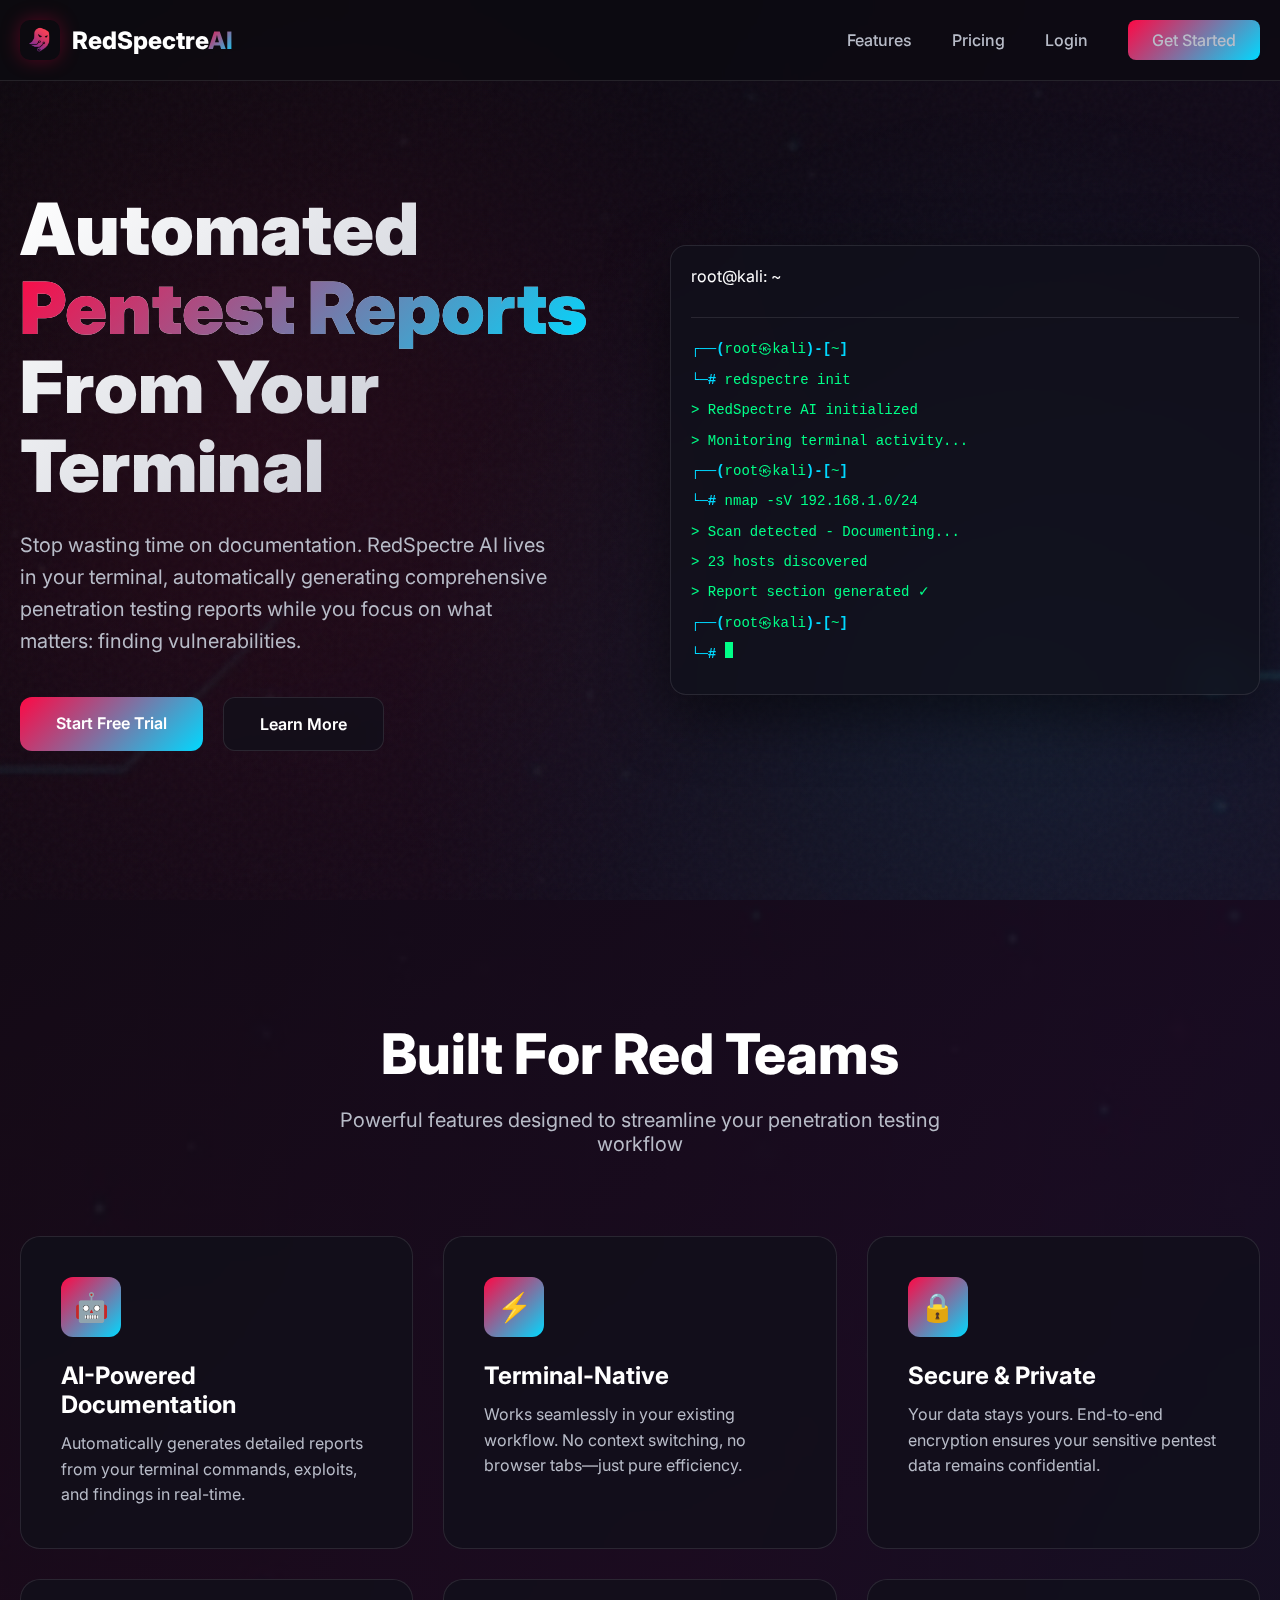
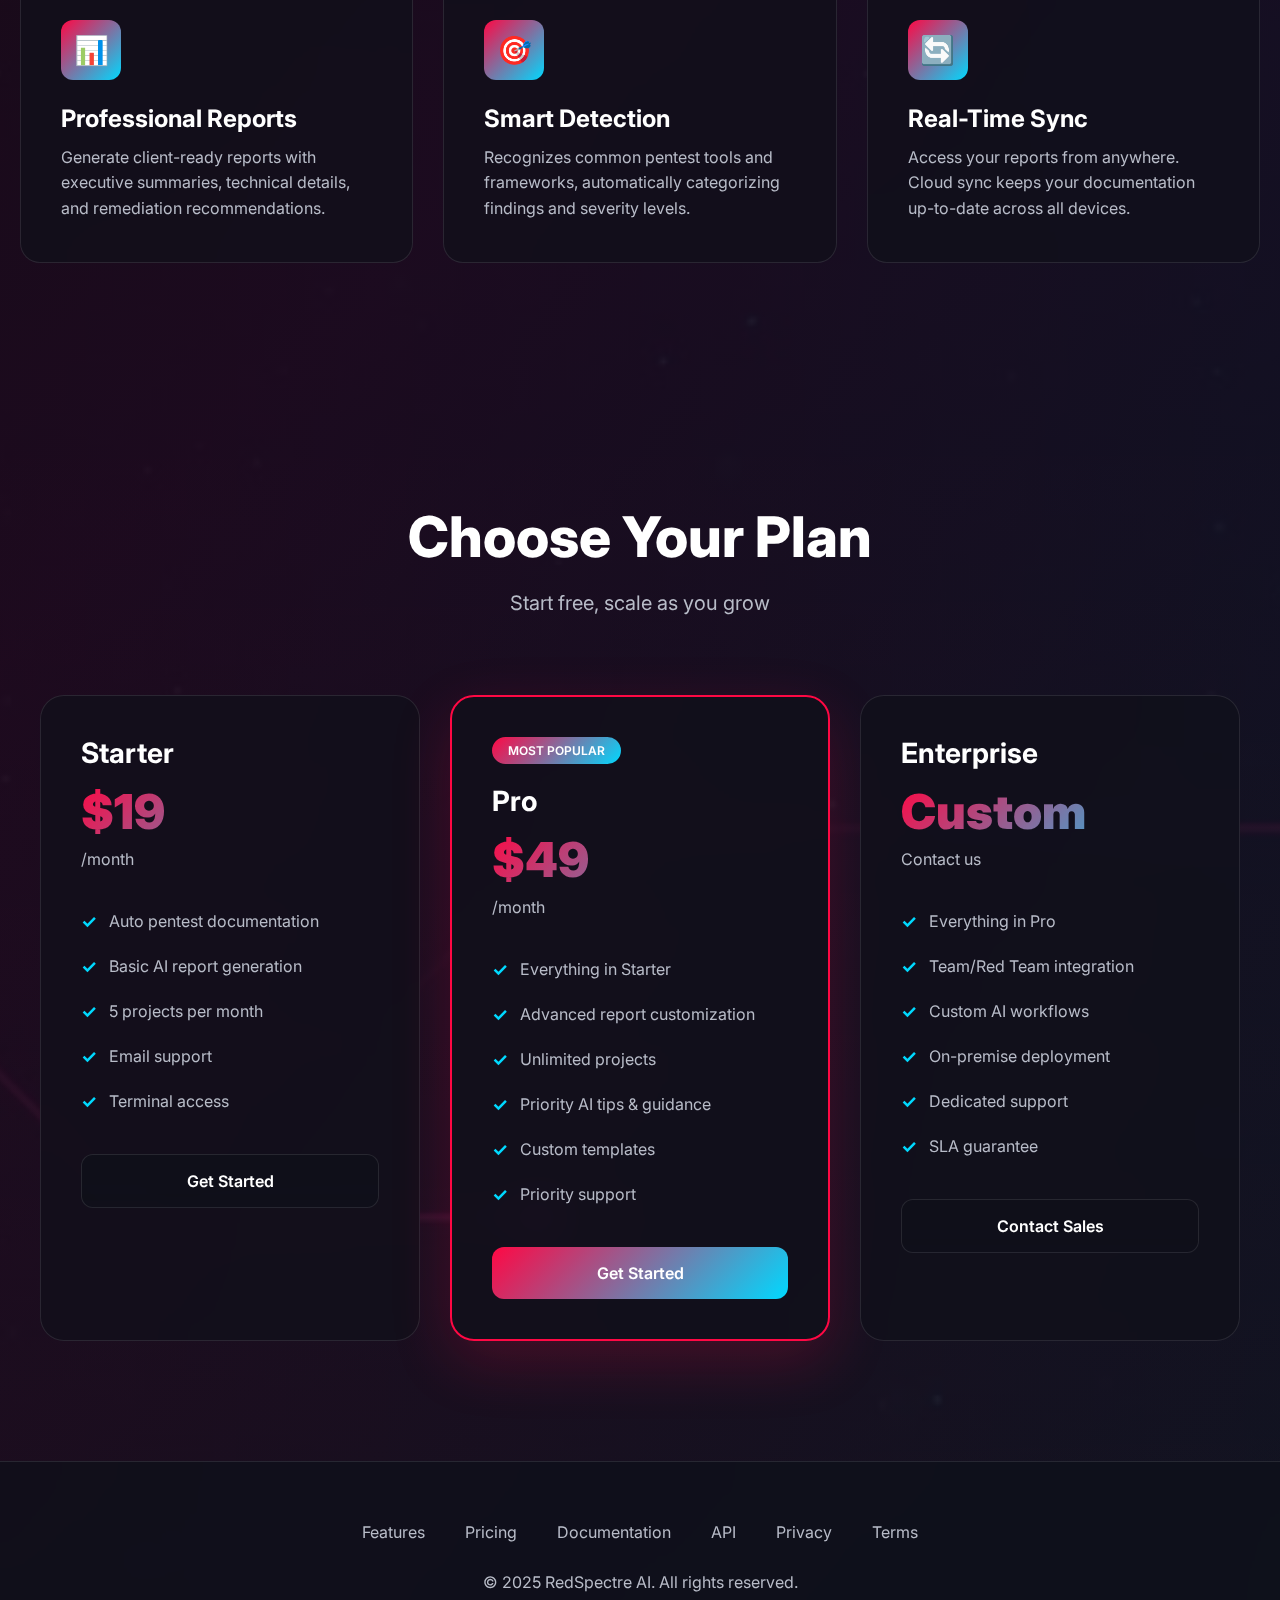
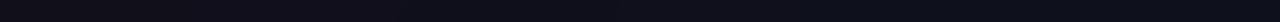
<file: index.html>
<!DOCTYPE html>
<html lang="en">
<head>
  <meta charset="UTF-8">
  <meta name="viewport" content="width=device-width, initial-scale=1.0">

  
  <!-- Favicons -->
  <!-- <link rel="apple-touch-icon" sizes="180x180" href="./assets/images/apple-touch-icon.png">
  <link rel="icon" type="image/png" sizes="32x32" href="./assets/images/favicon-32x32.png">
  <link rel="icon" type="image/png" sizes="16x16" href="./assets/images/favicon-16x16.png">
  <link rel="manifest" href="./assets/images/site.webmanifest">
  <link rel="shortcut icon" href="./assets/images/favicon.ico" type="image/x-icon"> -->
  <link rel="icon" href="./assets/images/favicon.png" type="image/png">

  
  <title>RedSpectre AI - Automated Pentest Documentation</title>
  <link rel="stylesheet" href="./assets/styles/style.css">
</head>

<body>
  <div class="grain"></div>

  <!-- Navigation -->
  <nav class="nav">
    <div class="nav-container">
      <a href="#" class="logo">
        <div class="logo-icon">
          <img src="./assets/images/logo.png" alt="redspectre AI logo">
        </div>
        <div class="logo-text">RedSpectre<span>AI</span></div>
      </a>
      <div class="nav-links" id="navLinks">
        <a href="#features">Features</a>
        <a href="#pricing">Pricing</a>
        <a href="login.html">Login</a>
        <a href="signup.html" class="btn-nav">Get Started</a>
      </div>
      <button class="menu-toggle" id="menuToggle">
        <span></span>
        <span></span>
        <span></span>
      </button>
    </div>
  </nav>

  <!-- Hero Section -->
  <section class="hero">
    <div class="container">
      <div class="hero-content">
        <div class="hero-text">
          <h1>Automated <span class="highlight">Pentest Reports</span> From Your Terminal</h1>
          <p>Stop wasting time on documentation. RedSpectre AI lives in your terminal, automatically generating comprehensive penetration testing reports while you focus on what matters: finding vulnerabilities.</p>
          <div class="hero-buttons">
            <a href="signup.html" class="btn-primary">Start Free Trial</a>
            <a href="#features" class="btn-secondary">Learn More</a>
          </div>
        </div>
       <div class="hero-visual">
  <div class="terminal-demo">
    <div class="terminal-header">
      <div class="terminal-title">root@kali: ~</div>
      <div class="terminal-controls">
        <div class="terminal-dot dot-minimize"></div>
        <div class="terminal-dot dot-maximize"></div>
        <div class="terminal-dot dot-close"></div>
      </div>
    </div>
    <div class="terminal-body">
      <div class="terminal-line"><span class="terminal-prompt">┌──(</span><span class="kali-user">root㉿kali</span><span class="terminal-prompt">)-[</span><span class="kali-path">~</span><span class="terminal-prompt">]</span></div>
      <div class="terminal-line"><span class="terminal-prompt">└─# </span><span class="terminal-command">redspectre init</span></div>
      <div class="terminal-line terminal-output">&gt; RedSpectre AI initialized</div>
      <div class="terminal-line terminal-output">&gt; Monitoring terminal activity...</div>
      <div class="terminal-line"><span class="terminal-prompt">┌──(</span><span class="kali-user">root㉿kali</span><span class="terminal-prompt">)-[</span><span class="kali-path">~</span><span class="terminal-prompt">]</span></div>
      <div class="terminal-line"><span class="terminal-prompt">└─# </span><span class="terminal-command">nmap -sV 192.168.1.0/24</span></div>
      <div class="terminal-line terminal-output">&gt; Scan detected - Documenting...</div>
      <div class="terminal-line terminal-output">&gt; 23 hosts discovered</div>
      <div class="terminal-line terminal-success">&gt; Report section generated ✓</div>
      <div class="terminal-line"><span class="terminal-prompt">┌──(</span><span class="kali-user">root㉿kali</span><span class="terminal-prompt">)-[</span><span class="kali-path">~</span><span class="terminal-prompt">]</span></div>
      <div class="terminal-line"><span class="terminal-prompt">└─# </span><span class="terminal-cursor"></span></div>
    </div>
  </div>
</div>
      </div>
    </div>
  </section>

  <!-- Features Section -->
  <section class="features" id="features">
    <div class="container">
      <div class="section-header">
        <h2>Built For Red Teams</h2>
        <p>Powerful features designed to streamline your penetration testing workflow</p>
      </div>
      <div class="features-grid">
        <div class="feature-card">
          <div class="feature-icon">🤖</div>
          <h3>AI-Powered Documentation</h3>
          <p>Automatically generates detailed reports from your terminal commands, exploits, and findings in real-time.</p>
        </div>
        <div class="feature-card">
          <div class="feature-icon">⚡</div>
          <h3>Terminal-Native</h3>
          <p>Works seamlessly in your existing workflow. No context switching, no browser tabs—just pure efficiency.</p>
        </div>
        <div class="feature-card">
          <div class="feature-icon">🔒</div>
          <h3>Secure & Private</h3>
          <p>Your data stays yours. End-to-end encryption ensures your sensitive pentest data remains confidential.</p>
        </div>
        <div class="feature-card">
          <div class="feature-icon">📊</div>
          <h3>Professional Reports</h3>
          <p>Generate client-ready reports with executive summaries, technical details, and remediation recommendations.</p>
        </div>
        <div class="feature-card">
          <div class="feature-icon">🎯</div>
          <h3>Smart Detection</h3>
          <p>Recognizes common pentest tools and frameworks, automatically categorizing findings and severity levels.</p>
        </div>
        <div class="feature-card">
          <div class="feature-icon">🔄</div>
          <h3>Real-Time Sync</h3>
          <p>Access your reports from anywhere. Cloud sync keeps your documentation up-to-date across all devices.</p>
        </div>
      </div>
    </div>
  </section>

  <!-- Pricing Section -->
  <section class="pricing" id="pricing">
    <div class="container">
      <div class="section-header">
        <h2>Choose Your Plan</h2>
        <p>Start free, scale as you grow</p>
      </div>
      <div class="pricing-grid">
        <div class="pricing-card">
          <h3>Starter</h3>
          <div class="pricing-price">$19</div>
          <div class="pricing-period">/month</div>
          <ul class="pricing-features">
            <li>Auto pentest documentation</li>
            <li>Basic AI report generation</li>
            <li>5 projects per month</li>
            <li>Email support</li>
            <li>Terminal access</li>
          </ul>
          <a href="signup.html" class="btn-secondary" style="width: 100%; text-align: center;">Get Started</a>
        </div>
        <div class="pricing-card featured">
          <span class="pricing-badge">Most Popular</span>
          <h3>Pro</h3>
          <div class="pricing-price">$49</div>
          <div class="pricing-period">/month</div>
          <ul class="pricing-features">
            <li>Everything in Starter</li>
            <li>Advanced report customization</li>
            <li>Unlimited projects</li>
            <li>Priority AI tips & guidance</li>
            <li>Custom templates</li>
            <li>Priority support</li>
          </ul>
          <a href="signup.html" class="btn-primary" style="width: 100%; text-align: center;">Get Started</a>
        </div>
        <div class="pricing-card">
          <h3>Enterprise</h3>
          <div class="pricing-price">Custom</div>
          <div class="pricing-period">Contact us</div>
          <ul class="pricing-features">
            <li>Everything in Pro</li>
            <li>Team/Red Team integration</li>
            <li>Custom AI workflows</li>
            <li>On-premise deployment</li>
            <li>Dedicated support</li>
            <li>SLA guarantee</li>
          </ul>
          <a href="#contact" class="btn-secondary" style="width: 100%; text-align: center;">Contact Sales</a>
        </div>
      </div>
    </div>
  </section>

  <!-- Footer -->
  <footer class="footer">
    <div class="container">
      <div class="footer-content">
        <div class="footer-links">
          <a href="#features">Features</a>
          <a href="#pricing">Pricing</a>
          <a href="#">Documentation</a>
          <a href="#">API</a>
          <a href="#">Privacy</a>
          <a href="#">Terms</a>
        </div>
        <p>&copy; 2025 RedSpectre AI. All rights reserved.</p>
      </div>
    </div>
  </footer>

  <script>
    // Mobile menu toggle
    const menuToggle = document.getElementById('menuToggle');
    const navLinks = document.getElementById('navLinks');

    menuToggle.addEventListener('click', () => {
      menuToggle.classList.toggle('active');
      navLinks.classList.toggle('active');
    });

    // Close menu when clicking a link
    navLinks.querySelectorAll('a').forEach(link => {
      link.addEventListener('click', () => {
        menuToggle.classList.remove('active');
        navLinks.classList.remove('active');
      });
    });

    // Smooth scroll for anchor links
    document.querySelectorAll('a[href^="#"]').forEach(anchor => {
      anchor.addEventListener('click', function (e) {
        e.preventDefault();
        const target = document.querySelector(this.getAttribute('href'));
        if (target) {
          target.scrollIntoView({
            behavior: 'smooth',
            block: 'start'
          });
        }
      });
    });
  </script>
</body>
</html>
</file>
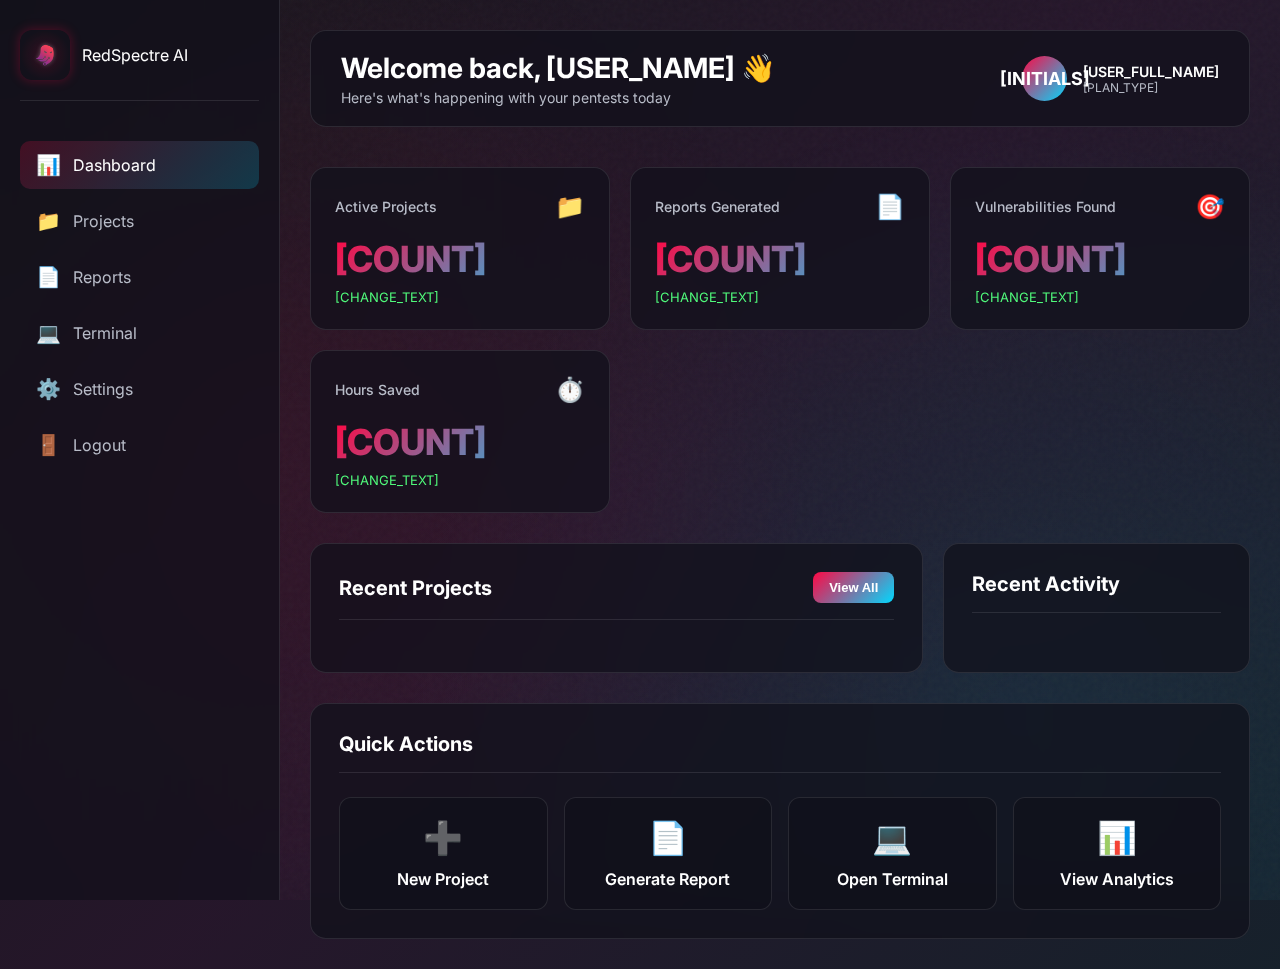
<file: dashboard.html>
<!DOCTYPE html>
<html lang="en">
<head>
  <meta charset="UTF-8">
  <meta name="viewport" content="width=device-width, initial-scale=1.0">
  

  <!-- Favicons -->
  <!-- <link rel="apple-touch-icon" sizes="180x180" href="./assets/images/apple-touch-icon.png">
  <link rel="icon" type="image/png" sizes="32x32" href="./assets/images/favicon-32x32.png">
  <link rel="icon" type="image/png" sizes="16x16" href="./assets/images/favicon-16x16.png">
  <link rel="manifest" href="./assets/images/site.webmanifest">
  <link rel="shortcut icon" href="./assets/images/favicon.ico" type="image/x-icon"> -->
  <link rel="icon" href="./assets/images/favicon.png" type="image/png">
  
  <title>Dashboard - RedSpectre AI</title>
  <link rel="stylesheet" href="./assets/styles/dashboard.css">
</head>
<body>
  <div class="grain"></div>

  <!-- Mobile Menu Toggle -->
  <div class="mobile-menu-toggle" id="mobileMenuToggle">
    <span></span>
    <span></span>
    <span></span>
  </div>

  <!-- Sidebar -->
  <aside class="sidebar" id="sidebar">
    <div class="sidebar-header">
      <a href="index.html">
        <div class="logo-icon">
          <img src="./assets/images/logo.png" alt="redpsectre ai logo">
        </div>
        </a>
        <div class="logo-text">
          RedSpectre
          <span>
            AI
          </span>
        </div>
      
    </div>
    <nav class="sidebar-nav">
      <a href="#" class="nav-item active">
        <span class="nav-icon">📊</span>
        <span>Dashboard</span>
      </a>
      <a href="#" class="nav-item">
        <span class="nav-icon">📁</span>
        <span>Projects</span>
      </a>
      <a href="#" class="nav-item">
        <span class="nav-icon">📄</span>
        <span>Reports</span>
      </a>
      <a href="#" class="nav-item">
        <span class="nav-icon">💻</span>
        <span>Terminal</span>
      </a>
      <a href="#" class="nav-item">
        <span class="nav-icon">⚙️</span>
        <span>Settings</span>
      </a>
      <a href="#" class="nav-item">
        <span class="nav-icon">🚪</span>
        <span>Logout</span>
      </a>
    </nav>
  </aside>

  <!-- Main Content -->
  <main class="main-content">
    <!-- Top Bar -->
    <div class="top-bar">
      <div class="welcome-text">
        <h1>Welcome back, <span id="userName">[USER_NAME]</span> 👋</h1>
        <p>Here's what's happening with your pentests today</p>
      </div>
      <div class="user-info">
        <div class="user-avatar" id="userAvatar">[INITIALS]</div>
        <div>
          <div style="font-weight: 600; font-size: 14px;" id="userFullName">[USER_FULL_NAME]</div>
          <div style="font-size: 12px; color: var(--text-secondary);" id="userPlan">[PLAN_TYPE]</div>
        </div>
      </div>
    </div>

    <!-- Stats Grid -->
    <div class="stats-grid">
      <div class="stat-card">
        <div class="stat-header">
          <span class="stat-title">Active Projects</span>
          <span class="stat-icon">📁</span>
        </div>
        <div class="stat-value" id="activeProjectsCount">[COUNT]</div>
        <div class="stat-change" id="activeProjectsChange">[CHANGE_TEXT]</div>
      </div>
      <div class="stat-card">
        <div class="stat-header">
          <span class="stat-title">Reports Generated</span>
          <span class="stat-icon">📄</span>
        </div>
        <div class="stat-value" id="reportsCount">[COUNT]</div>
        <div class="stat-change" id="reportsChange">[CHANGE_TEXT]</div>
      </div>
      <div class="stat-card">
        <div class="stat-header">
          <span class="stat-title">Vulnerabilities Found</span>
          <span class="stat-icon">🎯</span>
        </div>
        <div class="stat-value" id="vulnCount">[COUNT]</div>
        <div class="stat-change" id="vulnChange">[CHANGE_TEXT]</div>
      </div>
      <div class="stat-card">
        <div class="stat-header">
          <span class="stat-title">Hours Saved</span>
          <span class="stat-icon">⏱️</span>
        </div>
        <div class="stat-value" id="hoursSaved">[COUNT]</div>
        <div class="stat-change" id="hoursSavedChange">[CHANGE_TEXT]</div>
      </div>
    </div>

    <!-- Content Grid -->
    <div class="content-grid">
      <!-- Recent Projects -->
      <div class="card">
        <div class="card-header">
          <h3 class="card-title">Recent Projects</h3>
          <button class="btn-small">View All</button>
        </div>
        <div id="projectList">
          <!-- Project items will be inserted here dynamically -->
          <!-- Example structure for each project:
          <div class="project-item">
            <div class="project-info">
              <h4>[PROJECT_NAME]</h4>
              <div class="project-meta">
                <span>🕐 [TIME_AGO]</span>
                <span>📊 [FINDINGS_COUNT] findings</span>
              </div>
            </div>
            <span class="status-badge status-[active/completed/pending]">[STATUS]</span>
          </div>
          -->
        </div>
      </div>

      <!-- Activity Feed -->
      <div class="card">
        <div class="card-header">
          <h3 class="card-title">Recent Activity</h3>
        </div>
        <div id="activityFeed">
          <!-- Activity items will be inserted here dynamically -->
          <!-- Example structure for each activity:
          <div class="activity-item">
            <div class="activity-icon">[EMOJI_ICON]</div>
            <div class="activity-content">
              <h4>[ACTIVITY_TITLE]</h4>
              <p class="activity-time">[TIME_AGO]</p>
            </div>
          </div>
          -->
        </div>
      </div>
    </div>

    <!-- Quick Actions -->
    <div class="card">
      <div class="card-header">
        <h3 class="card-title">Quick Actions</h3>
      </div>
      <div class="quick-actions">
        <a href="#" class="action-btn">
          <div class="icon">➕</div>
          <h4>New Project</h4>
        </a>
        <a href="#" class="action-btn">
          <div class="icon">📄</div>
          <h4>Generate Report</h4>
        </a>
        <a href="#" class="action-btn">
          <div class="icon">💻</div>
          <h4>Open Terminal</h4>
        </a>
        <a href="#" class="action-btn">
          <div class="icon">📊</div>
          <h4>View Analytics</h4>
        </a>
      </div>
    </div>
  </main>

  <script>
    // Mobile menu toggle
    const mobileMenuToggle = document.getElementById('mobileMenuToggle');
    const sidebar = document.getElementById('sidebar');

    mobileMenuToggle.addEventListener('click', () => {
      sidebar.classList.toggle('active');
    });

    // Close sidebar when clicking outside on mobile
    document.addEventListener('click', (e) => {
      if (window.innerWidth <= 968) {
        if (!sidebar.contains(e.target) && !mobileMenuToggle.contains(e.target)) {
          sidebar.classList.remove('active');
        }
      }
    });

    // DATA POPULATION FUNCTIONS
    // Call these functions with your actual data from the backend

    function populateUserInfo(data) {
      document.getElementById('userName').textContent = data.firstName || '[USER_NAME]';
      document.getElementById('userFullName').textContent = data.fullName || '[USER_FULL_NAME]';
      document.getElementById('userAvatar').textContent = data.initials || '[INITIALS]';
      document.getElementById('userPlan').textContent = data.plan || '[PLAN_TYPE]';
    }

    function populateStats(data) {
      document.getElementById('activeProjectsCount').textContent = data.activeProjects || '[COUNT]';
      document.getElementById('activeProjectsChange').textContent = data.activeProjectsChange || '[CHANGE_TEXT]';
      
      document.getElementById('reportsCount').textContent = data.reports || '[COUNT]';
      document.getElementById('reportsChange').textContent = data.reportsChange || '[CHANGE_TEXT]';
      
      document.getElementById('vulnCount').textContent = data.vulnerabilities || '[COUNT]';
      document.getElementById('vulnChange').textContent = data.vulnerabilitiesChange || '[CHANGE_TEXT]';
      
      document.getElementById('hoursSaved').textContent = data.hoursSaved || '[COUNT]';
      document.getElementById('hoursSavedChange').textContent = data.hoursSavedChange || '[CHANGE_TEXT]';
    }

    function populateProjects(projects) {
      const projectList = document.getElementById('projectList');
      projectList.innerHTML = '';
      
      projects.forEach(project => {
        const projectItem = `
          <div class="project-item">
            <div class="project-info">
              <h4>${project.name}</h4>
              <div class="project-meta">
                <span>🕐 ${project.timeAgo}</span>
                <span>📊 ${project.findingsCount} findings</span>
              </div>
            </div>
            <span class="status-badge status-${project.status.toLowerCase()}">${project.status}</span>
          </div>
        `;
        projectList.innerHTML += projectItem;
      });
    }

    function populateActivity(activities) {
      const activityFeed = document.getElementById('activityFeed');
      activityFeed.innerHTML = '';
      
      activities.forEach(activity => {
        const activityItem = `
          <div class="activity-item">
            <div class="activity-icon">${activity.icon}</div>
            <div class="activity-content">
              <h4>${activity.title}</h4>
              <p class="activity-time">${activity.timeAgo}</p>
            </div>
          </div>
        `;
        activityFeed.innerHTML += activityItem;
      });
    }

    // EXAMPLE USAGE:
    // When you fetch data from your backend, call these functions like:
    
    // populateUserInfo({
    //   firstName: 'John',
    //   fullName: 'John Doe',
    //   initials: 'JD',
    //   plan: 'Pro Plan'
    // });

    // populateStats({
    //   activeProjects: 12,
    //   activeProjectsChange: '↑ 3 from last month',
    //   reports: 47,
    //   reportsChange: '↑ 12 from last month',
    //   vulnerabilities: 234,
    //   vulnerabilitiesChange: '↑ 45 from last month',
    //   hoursSaved: 89,
    //   hoursSavedChange: 'With AI automation'
    // });

    // populateProjects([
    //   {
    //     name: 'E-Commerce Platform Pentest',
    //     timeAgo: '2 hours ago',
    //     findingsCount: 15,
    //     status: 'Active'
    //   }
    // ]);

    // populateActivity([
    //   {
    //     icon: '🤖',
    //     title: 'AI Report Generated',
    //     timeAgo: '5 minutes ago'
    //   }
    // ]);

    // Simulated data updates
    function updateStats() {
      // Fetch from your backend API and call populate functions
      console.log('Ready to fetch and update stats');
    }

    setInterval(updateStats, 30000); // Update every 30 seconds
  </script>
</body>
</html>
</file>
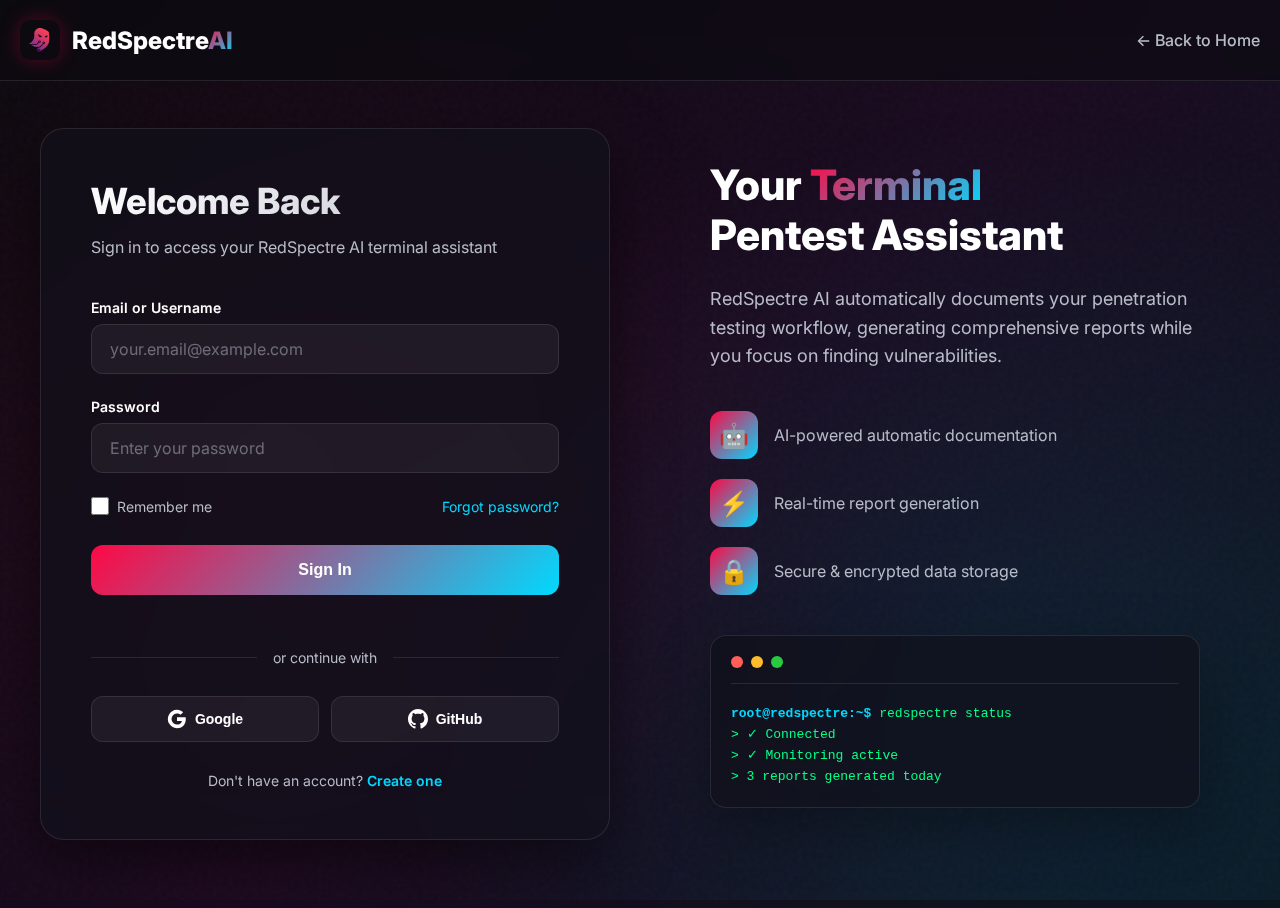
<file: login.html>
<!DOCTYPE html>
<html lang="en">
<head>
  <meta charset="UTF-8">
  <meta name="viewport" content="width=device-width, initial-scale=1.0">

  
  <!-- Favicons -->
  <!-- <link rel="apple-touch-icon" sizes="180x180" href="./assets/images/apple-touch-icon.png">
  <link rel="icon" type="image/png" sizes="32x32" href="./assets/images/favicon-32x32.png">
  <link rel="icon" type="image/png" sizes="16x16" href="./assets/images/favicon-16x16.png">
  <link rel="manifest" href="./assets/images/site.webmanifest">
  <link rel="shortcut icon" href="./assets/images/favicon.ico" type="image/x-icon"> -->
  <link rel="icon" href="./assets/images/favicon.png" type="image/png">
  
  <title>Login - RedSpectre AI</title>
  <link rel="stylesheet" href="./assets/styles/login.css">
</head>
<body>
  <div class="grain"></div>

  <!-- Navigation -->
  <nav class="nav">
    <div class="nav-container">
      <a href="index.html" class="logo">
        <div class="logo-icon">
          <img src="./assets/images/logo.png" alt="redspectre ai logo">
        </div>
        <div class="logo-text">RedSpectre<span>AI</span></div>
      </a>
      <a href="index.html" class="nav-back">← Back to Home</a>
    </div>
  </nav>

  <!-- Main Content -->
  <main class="main-content">
    <div class="login-container">
      <!-- Left Side - Form -->
      <div class="login-form-section">
        <div class="form-header">
          <h1>Welcome Back</h1>
          <p>Sign in to access your RedSpectre AI terminal assistant</p>
        </div>

        <form id="loginForm">
          <div class="form-group">
            <label for="email">Email or Username</label>
            <input 
              type="text" 
              id="email" 
              name="email" 
              placeholder="your.email@example.com" 
              required
              autocomplete="username"
            >
          </div>

          <div class="form-group">
            <label for="password">Password</label>
            <input 
              type="password" 
              id="password" 
              name="password" 
              placeholder="Enter your password" 
              required
              autocomplete="current-password"
            >
          </div>

          <div class="form-options">
            <label class="remember-me">
              <input type="checkbox" name="remember">
              <span>Remember me</span>
            </label>
            <a href="#" class="forgot-link">Forgot password?</a>
          </div>

          <button type="submit" class="btn-submit">Sign In</button>

          <div class="divider">or continue with</div>

          <div class="social-login">
            <button type="button" class="btn-social">
              <svg width="20" height="20" viewBox="0 0 24 24" fill="currentColor">
                <path d="M22.56 12.25c0-.78-.07-1.53-.2-2.25H12v4.26h5.92c-.26 1.37-1.04 2.53-2.21 3.31v2.77h3.57c2.08-1.92 3.28-4.74 3.28-8.09z"/>
                <path d="M12 23c2.97 0 5.46-.98 7.28-2.66l-3.57-2.77c-.98.66-2.23 1.06-3.71 1.06-2.86 0-5.29-1.93-6.16-4.53H2.18v2.84C3.99 20.53 7.7 23 12 23z"/>
                <path d="M5.84 14.09c-.22-.66-.35-1.36-.35-2.09s.13-1.43.35-2.09V7.07H2.18C1.43 8.55 1 10.22 1 12s.43 3.45 1.18 4.93l2.85-2.22.81-.62z"/>
                <path d="M12 5.38c1.62 0 3.06.56 4.21 1.64l3.15-3.15C17.45 2.09 14.97 1 12 1 7.7 1 3.99 3.47 2.18 7.07l3.66 2.84c.87-2.6 3.3-4.53 6.16-4.53z"/>
              </svg>
              Google
            </button>
            <button type="button" class="btn-social">
              <svg width="20" height="20" viewBox="0 0 24 24" fill="currentColor">
                <path d="M12 0c-6.626 0-12 5.373-12 12 0 5.302 3.438 9.8 8.207 11.387.599.111.793-.261.793-.577v-2.234c-3.338.726-4.033-1.416-4.033-1.416-.546-1.387-1.333-1.756-1.333-1.756-1.089-.745.083-.729.083-.729 1.205.084 1.839 1.237 1.839 1.237 1.07 1.834 2.807 1.304 3.492.997.107-.775.418-1.305.762-1.604-2.665-.305-5.467-1.334-5.467-5.931 0-1.311.469-2.381 1.236-3.221-.124-.303-.535-1.524.117-3.176 0 0 1.008-.322 3.301 1.23.957-.266 1.983-.399 3.003-.404 1.02.005 2.047.138 3.006.404 2.291-1.552 3.297-1.23 3.297-1.23.653 1.653.242 2.874.118 3.176.77.84 1.235 1.911 1.235 3.221 0 4.609-2.807 5.624-5.479 5.921.43.372.823 1.102.823 2.222v3.293c0 .319.192.694.801.576 4.765-1.589 8.199-6.086 8.199-11.386 0-6.627-5.373-12-12-12z"/>
              </svg>
              GitHub
            </button>
          </div>

          <div class="signup-prompt">
            Don't have an account? <a href="signup.html">Create one</a>
          </div>
        </form>
      </div>

      <!-- Right Side - Info -->
      <div class="login-info-section">
        <div class="info-content">
          <h2>Your <span class="highlight">Terminal</span><br>Pentest Assistant</h2>
          <p>RedSpectre AI automatically documents your penetration testing workflow, generating comprehensive reports while you focus on finding vulnerabilities.</p>

          <ul class="features-list">
            <li>
              <div class="feature-icon">🤖</div>
              <span>AI-powered automatic documentation</span>
            </li>
            <li>
              <div class="feature-icon">⚡</div>
              <span>Real-time report generation</span>
            </li>
            <li>
              <div class="feature-icon">🔒</div>
              <span>Secure & encrypted data storage</span>
            </li>
          </ul>

          <div class="terminal-preview">
            <div class="terminal-header">
              <div class="terminal-dot dot-red"></div>
              <div class="terminal-dot dot-yellow"></div>
              <div class="terminal-dot dot-green"></div>
            </div>
            <div class="terminal-body">
              <div><span class="terminal-prompt">root@redspectre:~$</span> redspectre status</div>
              <div>> ✓ Connected</div>
              <div>> ✓ Monitoring active</div>
              <div>> 3 reports generated today</div>
            </div>
          </div>
        </div>
      </div>
    </div>
  </main>

  <script>
    document.getElementById('loginForm').addEventListener('submit', function(e) {
      e.preventDefault();
      // Add your login logic here
      console.log('Login form submitted');
    });
  </script>
</body>
</html>
</file>
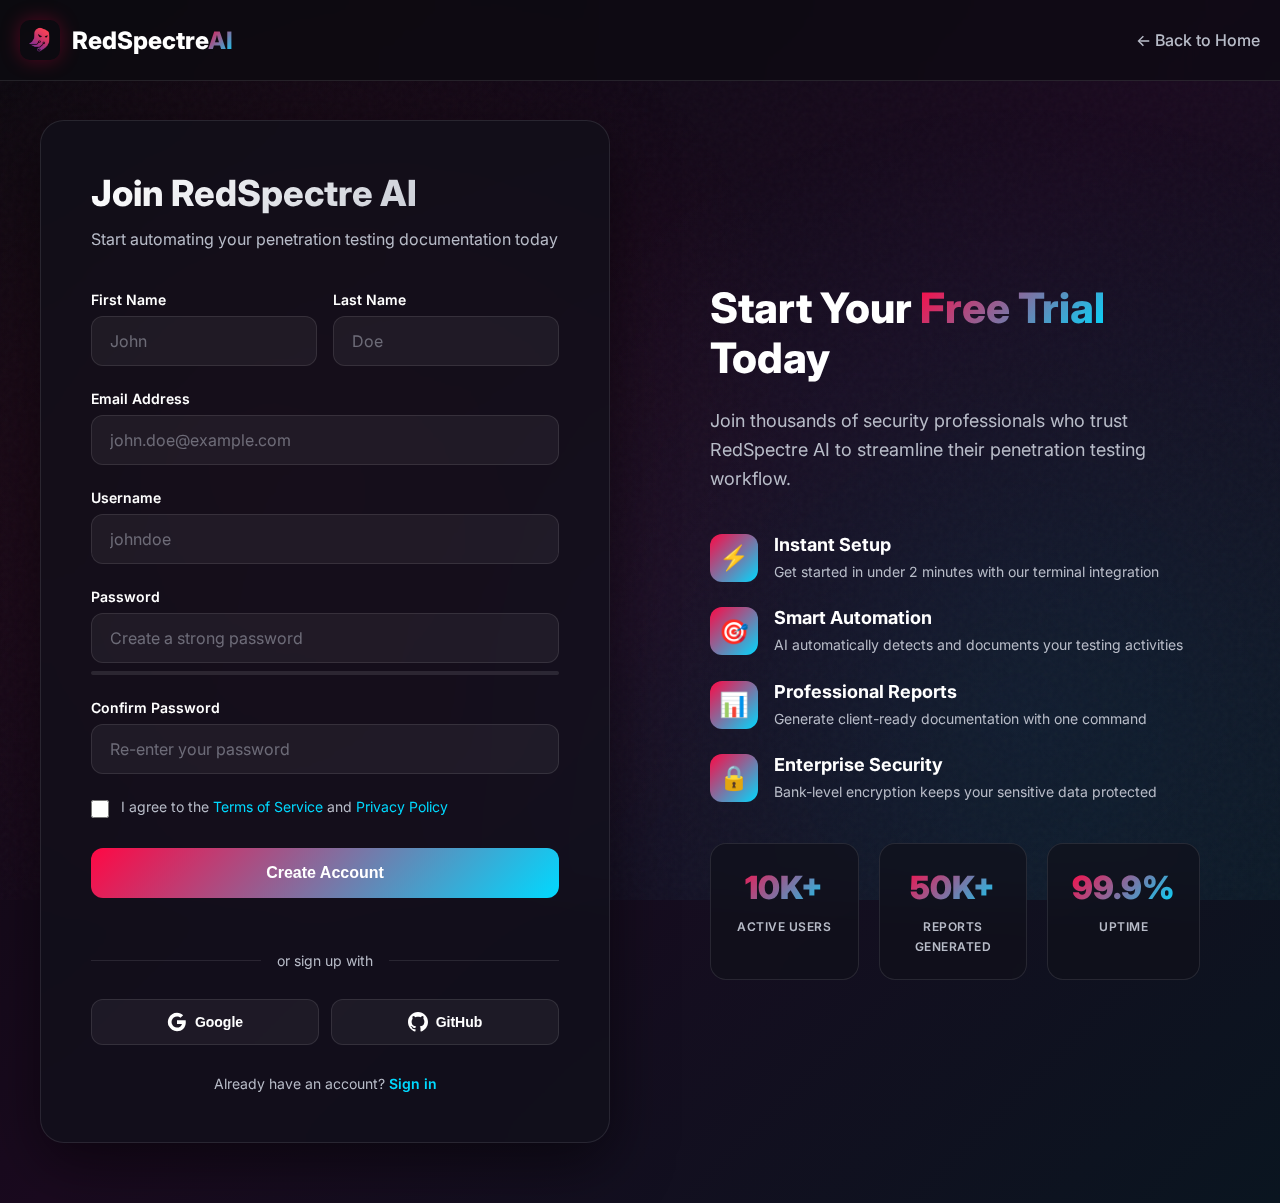
<file: signup.html>
<!DOCTYPE html>
<html lang="en">
<head>
  <meta charset="UTF-8">
  <meta name="viewport" content="width=device-width, initial-scale=1.0">

  
  <!-- Favicons -->
  <!-- <link rel="apple-touch-icon" sizes="180x180" href="./assets/images/apple-touch-icon.png">
  <link rel="icon" type="image/png" sizes="32x32" href="./assets/images/favicon-32x32.png">
  <link rel="icon" type="image/png" sizes="16x16" href="./assets/images/favicon-16x16.png">
  <link rel="manifest" href="./assets/images/site.webmanifest">
  <link rel="shortcut icon" href="./assets/images/favicon.ico" type="image/x-icon"> -->
  <link rel="icon" href="./assets/images/favicon.png" type="image/png">
  
  <title>Sign Up - RedSpectre AI</title>
  <link rel="stylesheet" href="./assets/styles/signup.css">
  </head>
<body>
  <div class="grain"></div>

  <!-- Navigation -->
  <nav class="nav">
    <div class="nav-container">
      <a href="index.html" class="logo">
        <div class="logo-icon">
          <img src="./assets/images/logo.png" alt="redspectre ai logo">
        </div>
        <div class="logo-text">RedSpectre<span>AI</span></div>
      </a>
      <a href="index.html" class="nav-back">← Back to Home</a>
    </div>
  </nav>

  <!-- Main Content -->
  <main class="main-content">
    <div class="signup-container">
      <!-- Left Side - Form -->
      <div class="signup-form-section">
        <div class="form-header">
          <h1>Join RedSpectre AI</h1>
          <p>Start automating your penetration testing documentation today</p>
        </div>

        <form id="signupForm">
          <div class="form-row">
            <div class="form-group">
              <label for="firstName">First Name</label>
              <input 
                type="text" 
                id="firstName" 
                name="firstName" 
                placeholder="John" 
                required
              >
            </div>

            <div class="form-group">
              <label for="lastName">Last Name</label>
              <input 
                type="text" 
                id="lastName" 
                name="lastName" 
                placeholder="Doe" 
                required
              >
            </div>
          </div>

          <div class="form-group">
            <label for="email">Email Address</label>
            <input 
              type="email" 
              id="email" 
              name="email" 
              placeholder="john.doe@example.com" 
              required
              autocomplete="email"
            >
          </div>

          <div class="form-group">
            <label for="username">Username</label>
            <input 
              type="text" 
              id="username" 
              name="username" 
              placeholder="johndoe" 
              required
              autocomplete="username"
            >
          </div>

          <div class="form-group">
            <label for="password">Password</label>
            <input 
              type="password" 
              id="password" 
              name="password" 
              placeholder="Create a strong password" 
              required
              autocomplete="new-password"
            >
            <div class="password-strength">
              <div class="password-strength-bar" id="strengthBar"></div>
            </div>
          </div>

          <div class="form-group">
            <label for="confirmPassword">Confirm Password</label>
            <input 
              type="password" 
              id="confirmPassword" 
              name="confirmPassword" 
              placeholder="Re-enter your password" 
              required
              autocomplete="new-password"
            >
          </div>

          <div class="terms-agreement">
            <input type="checkbox" id="terms" name="terms" required>
            <label for="terms">
              I agree to the <a href="#">Terms of Service</a> and <a href="#">Privacy Policy</a>
            </label>
          </div>

          <button type="submit" class="btn-submit" id="submitBtn">Create Account</button>

          <div class="divider">or sign up with</div>

          <div class="social-login">
            <button type="button" class="btn-social">
              <svg width="20" height="20" viewBox="0 0 24 24" fill="currentColor">
                <path d="M22.56 12.25c0-.78-.07-1.53-.2-2.25H12v4.26h5.92c-.26 1.37-1.04 2.53-2.21 3.31v2.77h3.57c2.08-1.92 3.28-4.74 3.28-8.09z"/>
                <path d="M12 23c2.97 0 5.46-.98 7.28-2.66l-3.57-2.77c-.98.66-2.23 1.06-3.71 1.06-2.86 0-5.29-1.93-6.16-4.53H2.18v2.84C3.99 20.53 7.7 23 12 23z"/>
                <path d="M5.84 14.09c-.22-.66-.35-1.36-.35-2.09s.13-1.43.35-2.09V7.07H2.18C1.43 8.55 1 10.22 1 12s.43 3.45 1.18 4.93l2.85-2.22.81-.62z"/>
                <path d="M12 5.38c1.62 0 3.06.56 4.21 1.64l3.15-3.15C17.45 2.09 14.97 1 12 1 7.7 1 3.99 3.47 2.18 7.07l3.66 2.84c.87-2.6 3.3-4.53 6.16-4.53z"/>
              </svg>
              Google
            </button>
            <button type="button" class="btn-social">
              <svg width="20" height="20" viewBox="0 0 24 24" fill="currentColor">
                <path d="M12 0c-6.626 0-12 5.373-12 12 0 5.302 3.438 9.8 8.207 11.387.599.111.793-.261.793-.577v-2.234c-3.338.726-4.033-1.416-4.033-1.416-.546-1.387-1.333-1.756-1.333-1.756-1.089-.745.083-.729.083-.729 1.205.084 1.839 1.237 1.839 1.237 1.07 1.834 2.807 1.304 3.492.997.107-.775.418-1.305.762-1.604-2.665-.305-5.467-1.334-5.467-5.931 0-1.311.469-2.381 1.236-3.221-.124-.303-.535-1.524.117-3.176 0 0 1.008-.322 3.301 1.23.957-.266 1.983-.399 3.003-.404 1.02.005 2.047.138 3.006.404 2.291-1.552 3.297-1.23 3.297-1.23.653 1.653.242 2.874.118 3.176.77.84 1.235 1.911 1.235 3.221 0 4.609-2.807 5.624-5.479 5.921.43.372.823 1.102.823 2.222v3.293c0 .319.192.694.801.576 4.765-1.589 8.199-6.086 8.199-11.386 0-6.627-5.373-12-12-12z"/>
              </svg>
              GitHub
            </button>
          </div>

          <div class="login-prompt">
            Already have an account? <a href="login.html">Sign in</a>
          </div>
        </form>
      </div>

      <!-- Right Side - Benefits -->
      <div class="signup-info-section">
        <div class="info-content">
          <h2>Start Your <span class="highlight">Free Trial</span> Today</h2>
          <p>Join thousands of security professionals who trust RedSpectre AI to streamline their penetration testing workflow.</p>

          <ul class="benefits-list">
            <li>
              <div class="benefit-icon">⚡</div>
              <div class="benefit-content">
                <h3>Instant Setup</h3>
                <p>Get started in under 2 minutes with our terminal integration</p>
              </div>
            </li>
            <li>
              <div class="benefit-icon">🎯</div>
              <div class="benefit-content">
                <h3>Smart Automation</h3>
                <p>AI automatically detects and documents your testing activities</p>
              </div>
            </li>
            <li>
              <div class="benefit-icon">📊</div>
              <div class="benefit-content">
                <h3>Professional Reports</h3>
                <p>Generate client-ready documentation with one command</p>
              </div>
            </li>
            <li>
              <div class="benefit-icon">🔒</div>
              <div class="benefit-content">
                <h3>Enterprise Security</h3>
                <p>Bank-level encryption keeps your sensitive data protected</p>
              </div>
            </li>
          </ul>

          <div class="stats-grid">
            <div class="stat-card">
              <span class="stat-number">10K+</span>
              <span class="stat-label">Active Users</span>
            </div>
            <div class="stat-card">
              <span class="stat-number">50K+</span>
              <span class="stat-label">Reports Generated</span>
            </div>
            <div class="stat-card">
              <span class="stat-number">99.9%</span>
              <span class="stat-label">Uptime</span>
            </div>
          </div>
        </div>
      </div>
    </div>
  </main>

  <script>
    const passwordInput = document.getElementById('password');
    const confirmPasswordInput = document.getElementById('confirmPassword');
    const strengthBar = document.getElementById('strengthBar');
    const submitBtn = document.getElementById('submitBtn');
    const signupForm = document.getElementById('signupForm');

    // Password strength checker
    passwordInput.addEventListener('input', function() {
      const password = this.value;
      let strength = 0;

      if (password.length >= 8) strength++;
      if (password.match(/[a-z]/) && password.match(/[A-Z]/)) strength++;
      if (password.match(/[0-9]/)) strength++;
      if (password.match(/[^a-zA-Z0-9]/)) strength++;

      strengthBar.className = 'password-strength-bar';
      
      if (strength === 1 || strength === 2) {
        strengthBar.classList.add('strength-weak');
      } else if (strength === 3) {
        strengthBar.classList.add('strength-medium');
      } else if (strength === 4) {
        strengthBar.classList.add('strength-strong');
      }
    });

    // Form validation
    signupForm.addEventListener('submit', function(e) {
      e.preventDefault();

      const password = passwordInput.value;
      const confirmPassword = confirmPasswordInput.value;

      if (password !== confirmPassword) {
        alert('Passwords do not match!');
        return;
      }

      if (password.length < 8) {
        alert('Password must be at least 8 characters long');
        return;
      }

      // Add your signup logic here
      console.log('Signup form submitted');
      alert('Account created successfully! Redirecting to dashboard...');
    });
  </script>
</body>
</html>
</file>
<file: assets/styles/style.css>
@import url('https://fonts.googleapis.com/css2?family=Inter:wght@300;400;500;600;700;800;900&display=swap');

    * {
      margin: 0;
      padding: 0;
      box-sizing: border-box;
    }

    :root {
      --primary-red: #ff0844;
      --primary-cyan: #00d9ff;
      --dark-bg: #0a0a0f;
      --glass-bg: rgba(15, 15, 25, 0.7);
      --glass-border: rgba(255, 255, 255, 0.1);
      --text-primary: #ffffff;
      --text-secondary: #b8bcc8;
      --accent-glow: rgba(255, 8, 68, 0.3);
    }

    body {
      font-family: 'Inter', sans-serif;
      background: linear-gradient(135deg, rgba(10, 10, 15, 0.85) 0%, rgba(26, 10, 31, 0.85) 50%, rgba(10, 21, 32, 0.85) 100%),url("../images/background.jpg") center/cover no-repeat;
      color: var(--text-primary);
      overflow-x: hidden;
      position: relative;
      min-height: 100vh;
      }

    body::before {
      content: '';
      position: fixed;
      top: 0;
      left: 0;
      width: 100%;
      height: 100%;
      background: 
        radial-gradient(circle at 20% 50%, rgba(255, 8, 68, 0.08) 0%, transparent 50%),
        radial-gradient(circle at 80% 80%, rgba(0, 217, 255, 0.08) 0%, transparent 50%);
      pointer-events: none;
      z-index: 1;
    }

    .grain {
      position: fixed;
      top: 0;
      left: 0;
      width: 100%;
      height: 100%;
      opacity: 0.03;
      background-image: url('data:image/svg+xml,%3Csvg viewBox="0 0 200 200" xmlns="http://www.w3.org/2000/svg"%3E%3Cfilter id="noise"%3E%3CfeTurbulence type="fractalNoise" baseFrequency="0.9" numOctaves="4" /%3E%3C/filter%3E%3Crect width="100%" height="100%" filter="url(%23noise)" /%3E%3C/svg%3E');
      pointer-events: none;
      z-index: 2;
    }

    .container {
      max-width: 1400px;
      margin: 0 auto;
      padding: 0 20px;
      position: relative;
      z-index: 3;
    }

    /* Navigation */
    .nav {
      position: fixed;
      top: 0;
      left: 0;
      right: 0;
      z-index: 1000;
      padding: 20px 0;
      backdrop-filter: blur(20px);
      background: rgba(10, 10, 15, 0.6);
      border-bottom: 1px solid var(--glass-border);
    }

    .nav-container {
      display: flex;
      justify-content: space-between;
      align-items: center;
      max-width: 1400px;
      margin: 0 auto;
      padding: 0 20px;
    }

    .logo {
      display: flex;
      align-items: center;
      gap: 12px;
      font-size: 24px;
      font-weight: 800;
      text-decoration: none;
      color: var(--text-primary);
    }
    .logo-icon {
  width: 40px;
  height: 40px;
  border-radius: 10px;
  box-shadow: 0 0 20px var(--accent-glow);
  overflow: hidden;   /* ensures image respects rounded corners */
  display: flex;
  align-items: center;
  justify-content: center;
}

.logo-icon img {
  width: 100%;
  height: 100%;
  object-fit: cover;  /* makes image fill the div without stretching */
}



    .logo-text span {
      background: linear-gradient(135deg, var(--primary-red), var(--primary-cyan));
      -webkit-background-clip: text;
      -webkit-text-fill-color: transparent;
      background-clip: text;
    }

    .nav-links {
      display: flex;
      gap: 40px;
      align-items: center;
    }

    .nav-links a {
      color: var(--text-secondary);
      text-decoration: none;
      font-weight: 500;
      transition: all 0.3s ease;
      position: relative;
    }

    .nav-links a::after {
      content: '';
      position: absolute;
      bottom: -5px;
      left: 0;
      width: 0;
      height: 2px;
      background: linear-gradient(90deg, var(--primary-red), var(--primary-cyan));
      transition: width 0.3s ease;
    }

    .nav-links a:hover {
      color: var(--text-primary);
    }

    .nav-links a:hover::after {
      width: 100%;
    }

    .btn-nav {
      padding: 10px 24px;
      background: linear-gradient(135deg, var(--primary-red), var(--primary-cyan));
      border: none;
      border-radius: 8px;
      color: white;
      font-weight: 600;
      cursor: pointer;
      transition: all 0.3s ease;
      text-decoration: none;
      display: inline-block;
    }

    .btn-nav:hover {
      transform: translateY(-2px);
      box-shadow: 0 8px 25px var(--accent-glow);
    }

    .menu-toggle {
      display: none;
      flex-direction: column;
      gap: 5px;
      background: none;
      border: none;
      cursor: pointer;
    }

    .menu-toggle span {
      width: 25px;
      height: 2px;
      background: var(--text-primary);
      transition: all 0.3s ease;
    }

    /* Hero Section */
    .hero {
      min-height: 100vh;
      display: flex;
      align-items: center;
      padding: 120px 0 80px;
    }

    .hero-content {
      display: grid;
      grid-template-columns: 1fr 1fr;
      gap: 60px;
      align-items: center;
    }

    .hero-text h1 {
      font-size: clamp(48px, 7vw, 72px);
      font-weight: 900;
      line-height: 1.1;
      margin-bottom: 24px;
      background: linear-gradient(135deg, #ffffff, #b8bcc8);
      -webkit-background-clip: text;
      -webkit-text-fill-color: transparent;
      background-clip: text;
    }

    .hero-text .highlight {
      background: linear-gradient(135deg, var(--primary-red), var(--primary-cyan));
      -webkit-background-clip: text;
      -webkit-text-fill-color: transparent;
      background-clip: text;
    }

    .hero-text p {
      font-size: 20px;
      line-height: 1.6;
      color: var(--text-secondary);
      margin-bottom: 40px;
      max-width: 540px;
    }

    .hero-buttons {
      display: flex;
      gap: 20px;
      flex-wrap: wrap;
    }

    .btn-primary {
      padding: 16px 36px;
      background: linear-gradient(135deg, var(--primary-red), var(--primary-cyan));
      border: none;
      border-radius: 12px;
      color: white;
      font-weight: 600;
      font-size: 16px;
      cursor: pointer;
      transition: all 0.3s ease;
      text-decoration: none;
      display: inline-block;
    }

    .btn-primary:hover {
      transform: translateY(-3px);
      box-shadow: 0 12px 40px var(--accent-glow);
    }

    .btn-secondary {
      padding: 16px 36px;
      background: var(--glass-bg);
      backdrop-filter: blur(10px);
      border: 1px solid var(--glass-border);
      border-radius: 12px;
      color: white;
      font-weight: 600;
      font-size: 16px;
      cursor: pointer;
      transition: all 0.3s ease;
      text-decoration: none;
      display: inline-block;
    }

    .btn-secondary:hover {
      background: rgba(255, 255, 255, 0.1);
      transform: translateY(-3px);
    }

    /* Terminal Demo */
    .terminal-demo {
      background: var(--glass-bg);
      backdrop-filter: blur(20px);
      border: 1px solid var(--glass-border);
      border-radius: 16px;
      padding: 20px;
      box-shadow: 0 20px 60px rgba(0, 0, 0, 0.5);
    }

    .terminal-header {
      display: flex;
      gap: 8px;
      margin-bottom: 20px;
      padding-bottom: 15px;
      border-bottom: 1px solid var(--glass-border);
    }

    .terminal-dot {
      width: 12px;
      height: 12px;
      border-radius: 50%;
    }

    .dot-red { background: #ff5f57; }
    .dot-yellow { background: #ffbd2e; }
    .dot-green { background: #28ca42; }

    .terminal-body {
      font-family: 'Courier New', monospace;
      font-size: 14px;
      line-height: 1.6;
      color: #00ff88;
    }

    .terminal-line {
      margin-bottom: 8px;
    }

    .terminal-prompt {
      color: var(--primary-cyan);
      font-weight: bold;
    }

    .terminal-cursor {
      display: inline-block;
      width: 8px;
      height: 16px;
      background: #00ff88;
      animation: blink 1s infinite;
    }

    @keyframes blink {
      0%, 50% { opacity: 1; }
      51%, 100% { opacity: 0; }
    }

    /* Features Section */
    .features {
      padding: 120px 0;
    }

    .section-header {
      text-align: center;
      margin-bottom: 80px;
    }

    .section-header h2 {
      font-size: clamp(36px, 5vw, 56px);
      font-weight: 800;
      margin-bottom: 20px;
    }

    .section-header p {
      font-size: 20px;
      color: var(--text-secondary);
      max-width: 600px;
      margin: 0 auto;
    }

    .features-grid {
      display: grid;
      grid-template-columns: repeat(auto-fit, minmax(300px, 1fr));
      gap: 30px;
    }

    .feature-card {
      background: var(--glass-bg);
      backdrop-filter: blur(20px);
      border: 1px solid var(--glass-border);
      border-radius: 20px;
      padding: 40px;
      transition: all 0.4s ease;
      position: relative;
      overflow: hidden;
    }

    .feature-card::before {
      content: '';
      position: absolute;
      top: 0;
      left: 0;
      width: 100%;
      height: 100%;
      background: linear-gradient(135deg, var(--primary-red), var(--primary-cyan));
      opacity: 0;
      transition: opacity 0.4s ease;
    }

    .feature-card:hover::before {
      opacity: 0.05;
    }

    .feature-card:hover {
      transform: translateY(-8px);
      border-color: rgba(255, 255, 255, 0.2);
    }

    .feature-icon {
      width: 60px;
      height: 60px;
      background: linear-gradient(135deg, var(--primary-red), var(--primary-cyan));
      border-radius: 12px;
      display: flex;
      align-items: center;
      justify-content: center;
      font-size: 28px;
      margin-bottom: 24px;
      position: relative;
      z-index: 1;
    }

    .feature-card h3 {
      font-size: 24px;
      font-weight: 700;
      margin-bottom: 12px;
      position: relative;
      z-index: 1;
    }

    .feature-card p {
      color: var(--text-secondary);
      line-height: 1.6;
      position: relative;
      z-index: 1;
    }

    /* Pricing Section */
    .pricing {
      padding: 120px 0;
      background: linear-gradient(180deg, transparent, rgba(255, 8, 68, 0.03));
    }

    .pricing-grid {
      display: grid;
      grid-template-columns: repeat(auto-fit, minmax(320px, 1fr));
      gap: 30px;
      max-width: 1200px;
      margin: 0 auto;
    }

    .pricing-card {
      background: var(--glass-bg);
      backdrop-filter: blur(20px);
      border: 1px solid var(--glass-border);
      border-radius: 24px;
      padding: 40px;
      transition: all 0.4s ease;
      position: relative;
    }

    .pricing-card.featured {
      border: 2px solid var(--primary-red);
      box-shadow: 0 20px 60px rgba(255, 8, 68, 0.2);
    }

    .pricing-card:hover {
      transform: translateY(-8px);
    }

    .pricing-badge {
      display: inline-block;
      padding: 6px 16px;
      background: linear-gradient(135deg, var(--primary-red), var(--primary-cyan));
      border-radius: 20px;
      font-size: 12px;
      font-weight: 600;
      text-transform: uppercase;
      margin-bottom: 20px;
    }

    .pricing-card h3 {
      font-size: 28px;
      font-weight: 700;
      margin-bottom: 12px;
    }

    .pricing-price {
      font-size: 48px;
      font-weight: 900;
      margin-bottom: 8px;
      background: linear-gradient(135deg, var(--primary-red), var(--primary-cyan));
      -webkit-background-clip: text;
      -webkit-text-fill-color: transparent;
      background-clip: text;
    }

    .pricing-period {
      color: var(--text-secondary);
      margin-bottom: 30px;
    }

    .pricing-features {
      list-style: none;
      margin-bottom: 30px;
    }

    .pricing-features li {
      padding: 12px 0;
      color: var(--text-secondary);
      display: flex;
      align-items: center;
      gap: 12px;
    }

    .pricing-features li::before {
      content: '✓';
      color: var(--primary-cyan);
      font-weight: bold;
      font-size: 18px;
    }

    /* Footer */
    .footer {
      padding: 60px 0 30px;
      border-top: 1px solid var(--glass-border);
      background: var(--glass-bg);
      backdrop-filter: blur(20px);
    }

    .footer-content {
      text-align: center;
      color: var(--text-secondary);
    }

    .footer-links {
      display: flex;
      justify-content: center;
      gap: 40px;
      margin-bottom: 30px;
      flex-wrap: wrap;
    }

    .footer-links a {
      color: var(--text-secondary);
      text-decoration: none;
      transition: color 0.3s ease;
    }

    .footer-links a:hover {
      color: var(--text-primary);
    }

    /* Responsive */
    @media (max-width: 968px) {
      .nav-links {
        position: fixed;
        top: 80px;
        left: 0;
        right: 0;
        background: rgba(10, 10, 15, 0.98);
        backdrop-filter: blur(20px);
        flex-direction: column;
        padding: 40px;
        border-bottom: 1px solid var(--glass-border);
        transform: translateY(-100%);
        opacity: 0;
        transition: all 0.3s ease;
        pointer-events: none;
      }

      .nav-links.active {
        transform: translateY(0);
        opacity: 1;
        pointer-events: all;
      }

      .menu-toggle {
        display: flex;
      }

      .menu-toggle.active span:nth-child(1) {
        transform: rotate(45deg) translate(5px, 5px);
      }

      .menu-toggle.active span:nth-child(2) {
        opacity: 0;
      }

      .menu-toggle.active span:nth-child(3) {
        transform: rotate(-45deg) translate(7px, -6px);
      }

      .hero-content {
        grid-template-columns: 1fr;
        text-align: center;
      }

      .hero-text p {
        margin: 0 auto 40px;
      }

      .hero-buttons {
        justify-content: center;
      }
    }

    @media (max-width: 640px) {
      .hero-buttons {
        flex-direction: column;
        width: 100%;
      }

      .btn-primary, .btn-secondary {
        width: 100%;
      }
    }
</file>
<file: assets/styles/dashboard.css>
@import url('https://fonts.googleapis.com/css2?family=Inter:wght@300;400;500;600;700;800;900&display=swap');

    * {
      margin: 0;
      padding: 0;
      box-sizing: border-box;
    }

    :root {
      --primary-red: #ff0844;
      --primary-cyan: #00d9ff;
      --dark-bg: #0a0a0f;
      --glass-bg: rgba(15, 15, 25, 0.7);
      --glass-border: rgba(255, 255, 255, 0.1);
      --text-primary: #ffffff;
      --text-secondary: #b8bcc8;
      --accent-glow: rgba(255, 8, 68, 0.3);
      --success: #50fa7b;
      --warning: #f1fa8c;
      --danger: #ff5555;
    }

    body {
      font-family: 'Inter', sans-serif;
      background: linear-gradient(135deg, rgba(10, 10, 15, 0.95) 0%, rgba(26, 10, 31, 0.95) 50%, rgba(10, 21, 32, 0.95) 100%);
      color: var(--text-primary);
      overflow-x: hidden;
      min-height: 100vh;
    }

    body::before {
      content: '';
      position: fixed;
      top: 0;
      left: 0;
      width: 100%;
      height: 100%;
      background: 
        radial-gradient(circle at 20% 50%, rgba(255, 8, 68, 0.08) 0%, transparent 50%),
        radial-gradient(circle at 80% 80%, rgba(0, 217, 255, 0.08) 0%, transparent 50%);
      pointer-events: none;
      z-index: 1;
    }

    .grain {
      position: fixed;
      top: 0;
      left: 0;
      width: 100%;
      height: 100%;
      opacity: 0.03;
      background-image: url('data:image/svg+xml,%3Csvg viewBox="0 0 200 200" xmlns="http://www.w3.org/2000/svg"%3E%3Cfilter id="noise"%3E%3CfeTurbulence type="fractalNoise" baseFrequency="0.9" numOctaves="4" /%3E%3C/filter%3E%3Crect width="100%" height="100%" filter="url(%23noise)" /%3E%3C/svg%3E');
      pointer-events: none;
      z-index: 2;
    }

    /* Sidebar */
    .sidebar {
      position: fixed;
      left: 0;
      top: 0;
      width: 280px;
      height: 100vh;
      background: var(--glass-bg);
      backdrop-filter: blur(20px);
      border-right: 1px solid var(--glass-border);
      padding: 30px 20px;
      z-index: 100;
      transition: transform 0.3s ease;
    }

    .sidebar-header {
      display: flex;
      align-items: center;
      gap: 12px;
      margin-bottom: 40px;
      padding-bottom: 20px;
      border-bottom: 1px solid var(--glass-border);
    }

    .logo-icon {
  width: 50px;
  height: 50px;
  display: flex;
  align-items: center;
  justify-content: center;
  border-radius: 12px;
  background: radial-gradient(circle at center, rgba(255, 0, 70, 0.15), transparent 70%);
  box-shadow: 0 0 12px rgba(255, 0, 70, 0.3);
  overflow: hidden;
}

.logo-icon img {
  width: 70%;
  height: 70%;
  object-fit: contain;
  filter: drop-shadow(0 0 2px rgba(255, 255, 255, 0.3));
  transition: transform 0.3s ease, filter 0.3s ease;
}

.logo-icon:hover img {
  transform: scale(1.1);
  filter: drop-shadow(0 0 6px rgba(255, 0, 100, 0.6));
}

    .sidebar-nav {
      display: flex;
      flex-direction: column;
      gap: 8px;
    }

    .nav-item {
      display: flex;
      align-items: center;
      gap: 12px;
      padding: 12px 16px;
      color: var(--text-secondary);
      text-decoration: none;
      border-radius: 10px;
      transition: all 0.3s ease;
      cursor: pointer;
    }

    .nav-item:hover, .nav-item.active {
      background: rgba(255, 255, 255, 0.05);
      color: var(--text-primary);
    }

    .nav-item.active {
      background: linear-gradient(135deg, rgba(255, 8, 68, 0.2), rgba(0, 217, 255, 0.2));
    }

    .nav-icon {
      font-size: 20px;
    }

    /* Main Content */
    .main-content {
      margin-left: 280px;
      padding: 30px;
      position: relative;
      z-index: 3;
      min-height: 100vh;
    }

    .top-bar {
      display: flex;
      justify-content: space-between;
      align-items: center;
      margin-bottom: 40px;
      background: var(--glass-bg);
      backdrop-filter: blur(20px);
      padding: 20px 30px;
      border-radius: 16px;
      border: 1px solid var(--glass-border);
    }

    .welcome-text h1 {
      font-size: 28px;
      font-weight: 700;
      margin-bottom: 4px;
    }

    .welcome-text p {
      color: var(--text-secondary);
      font-size: 14px;
    }

    .user-info {
      display: flex;
      align-items: center;
      gap: 16px;
    }

    .user-avatar {
      width: 45px;
      height: 45px;
      background: linear-gradient(135deg, var(--primary-red), var(--primary-cyan));
      border-radius: 50%;
      display: flex;
      align-items: center;
      justify-content: center;
      font-weight: 700;
      font-size: 18px;
    }

    /* Stats Grid */
    .stats-grid {
      display: grid;
      grid-template-columns: repeat(auto-fit, minmax(250px, 1fr));
      gap: 20px;
      margin-bottom: 30px;
    }

    .stat-card {
      background: var(--glass-bg);
      backdrop-filter: blur(20px);
      border: 1px solid var(--glass-border);
      border-radius: 16px;
      padding: 24px;
      transition: all 0.3s ease;
    }

    .stat-card:hover {
      transform: translateY(-4px);
      border-color: rgba(255, 255, 255, 0.2);
    }

    .stat-header {
      display: flex;
      justify-content: space-between;
      align-items: center;
      margin-bottom: 16px;
    }

    .stat-title {
      color: var(--text-secondary);
      font-size: 14px;
      font-weight: 500;
    }

    .stat-icon {
      font-size: 24px;
    }

    .stat-value {
      font-size: 36px;
      font-weight: 800;
      background: linear-gradient(135deg, var(--primary-red), var(--primary-cyan));
      -webkit-background-clip: text;
      -webkit-text-fill-color: transparent;
    }

    .stat-change {
      font-size: 13px;
      margin-top: 8px;
      color: var(--success);
    }

    /* Content Grid */
    .content-grid {
      display: grid;
      grid-template-columns: 2fr 1fr;
      gap: 20px;
      margin-bottom: 30px;
    }

    .card {
      background: var(--glass-bg);
      backdrop-filter: blur(20px);
      border: 1px solid var(--glass-border);
      border-radius: 16px;
      padding: 28px;
    }

    .card-header {
      display: flex;
      justify-content: space-between;
      align-items: center;
      margin-bottom: 24px;
      padding-bottom: 16px;
      border-bottom: 1px solid var(--glass-border);
    }

    .card-title {
      font-size: 20px;
      font-weight: 700;
    }

    .btn-small {
      padding: 8px 16px;
      background: linear-gradient(135deg, var(--primary-red), var(--primary-cyan));
      border: none;
      border-radius: 8px;
      color: white;
      font-weight: 600;
      font-size: 13px;
      cursor: pointer;
      transition: all 0.3s ease;
    }

    .btn-small:hover {
      transform: translateY(-2px);
      box-shadow: 0 8px 25px var(--accent-glow);
    }

    /* Project List */
    .project-item {
      display: flex;
      justify-content: space-between;
      align-items: center;
      padding: 16px;
      background: rgba(255, 255, 255, 0.02);
      border: 1px solid var(--glass-border);
      border-radius: 12px;
      margin-bottom: 12px;
      transition: all 0.3s ease;
    }

    .project-item:hover {
      background: rgba(255, 255, 255, 0.05);
      transform: translateX(4px);
    }

    .project-info h4 {
      font-size: 16px;
      font-weight: 600;
      margin-bottom: 4px;
    }

    .project-meta {
      display: flex;
      gap: 16px;
      font-size: 13px;
      color: var(--text-secondary);
    }

    .status-badge {
      padding: 4px 12px;
      border-radius: 20px;
      font-size: 12px;
      font-weight: 600;
    }

    .status-active {
      background: rgba(80, 250, 123, 0.2);
      color: var(--success);
    }

    .status-completed {
      background: rgba(0, 217, 255, 0.2);
      color: var(--primary-cyan);
    }

    /* Activity Feed */
    .activity-item {
      display: flex;
      gap: 12px;
      padding: 16px 0;
      border-bottom: 1px solid var(--glass-border);
    }

    .activity-item:last-child {
      border-bottom: none;
    }

    .activity-icon {
      width: 40px;
      height: 40px;
      background: rgba(255, 8, 68, 0.2);
      border-radius: 10px;
      display: flex;
      align-items: center;
      justify-content: center;
      flex-shrink: 0;
    }

    .activity-content h4 {
      font-size: 14px;
      font-weight: 600;
      margin-bottom: 4px;
    }

    .activity-time {
      font-size: 12px;
      color: var(--text-secondary);
    }

    /* Quick Actions */
    .quick-actions {
      display: grid;
      grid-template-columns: repeat(auto-fit, minmax(200px, 1fr));
      gap: 16px;
    }

    .action-btn {
      background: var(--glass-bg);
      border: 1px solid var(--glass-border);
      border-radius: 12px;
      padding: 20px;
      text-align: center;
      cursor: pointer;
      transition: all 0.3s ease;
      color: var(--text-primary);
      text-decoration: none;
      display: block;
    }

    .action-btn:hover {
      transform: translateY(-4px);
      background: rgba(255, 255, 255, 0.05);
      border-color: rgba(255, 255, 255, 0.2);
    }

    .action-btn .icon {
      font-size: 32px;
      margin-bottom: 12px;
    }

    .action-btn h4 {
      font-size: 16px;
      font-weight: 600;
    }

    /* Mobile Menu Toggle */
    .mobile-menu-toggle {
      display: none;
      position: fixed;
      top: 20px;
      left: 20px;
      z-index: 101;
      background: var(--glass-bg);
      border: 1px solid var(--glass-border);
      border-radius: 8px;
      padding: 10px;
      cursor: pointer;
    }

    .mobile-menu-toggle span {
      display: block;
      width: 25px;
      height: 2px;
      background: var(--text-primary);
      margin: 5px 0;
    }

    /* Responsive */
    @media (max-width: 968px) {
      .sidebar {
        transform: translateX(-100%);
      }

      .sidebar.active {
        transform: translateX(0);
      }

      .main-content {
        margin-left: 0;
      }

      .mobile-menu-toggle {
        display: block;
      }

      .content-grid {
        grid-template-columns: 1fr;
      }

      .top-bar {
        flex-direction: column;
        gap: 20px;
        text-align: center;
      }
    }
</file>
<file: assets/styles/login.css>
@import url('https://fonts.googleapis.com/css2?family=Inter:wght@300;400;500;600;700;800;900&display=swap');

    * {
      margin: 0;
      padding: 0;
      box-sizing: border-box;
    }

    :root {
      --primary-red: #ff0844;
      --primary-cyan: #00d9ff;
      --dark-bg: #0a0a0f;
      --glass-bg: rgba(15, 15, 25, 0.7);
      --glass-border: rgba(255, 255, 255, 0.1);
      --text-primary: #ffffff;
      --text-secondary: #b8bcc8;
      --accent-glow: rgba(255, 8, 68, 0.3);
    }

    body {
      font-family: 'Inter', sans-serif;
      background: linear-gradient(135deg, #0a0a0f 0%, #1a0a1f 50%, #0a1520 100%);
      color: var(--text-primary);
      overflow-x: hidden;
      position: relative;
      min-height: 100vh;
      display: flex;
      flex-direction: column;
    }

    body::before {
      content: '';
      position: fixed;
      top: 0;
      left: 0;
      width: 100%;
      height: 100%;
      background: 
        radial-gradient(circle at 20% 50%, rgba(255, 8, 68, 0.08) 0%, transparent 50%),
        radial-gradient(circle at 80% 80%, rgba(0, 217, 255, 0.08) 0%, transparent 50%);
      pointer-events: none;
      z-index: 1;
    }

    .grain {
      position: fixed;
      top: 0;
      left: 0;
      width: 100%;
      height: 100%;
      opacity: 0.03;
      background-image: url('data:image/svg+xml,%3Csvg viewBox="0 0 200 200" xmlns="http://www.w3.org/2000/svg"%3E%3Cfilter id="noise"%3E%3CfeTurbulence type="fractalNoise" baseFrequency="0.9" numOctaves="4" /%3E%3C/filter%3E%3Crect width="100%" height="100%" filter="url(%23noise)" /%3E%3C/svg%3E');
      pointer-events: none;
      z-index: 2;
    }

    /* Navigation */
    .nav {
      position: fixed;
      top: 0;
      left: 0;
      right: 0;
      z-index: 1000;
      padding: 20px 0;
      backdrop-filter: blur(20px);
      background: rgba(10, 10, 15, 0.6);
      border-bottom: 1px solid var(--glass-border);
    }

    .nav-container {
      display: flex;
      justify-content: space-between;
      align-items: center;
      max-width: 1400px;
      margin: 0 auto;
      padding: 0 20px;
    }

    .logo {
      display: flex;
      align-items: center;
      gap: 12px;
      font-size: 24px;
      font-weight: 800;
      text-decoration: none;
      color: var(--text-primary);
    }
    .logo-icon {
  width: 40px;
  height: 40px;
  border-radius: 10px;
  box-shadow: 0 0 20px var(--accent-glow);
  overflow: hidden;   /* ensures image respects rounded corners */
  display: flex;
  align-items: center;
  justify-content: center;
}

.logo-icon img {
  width: 100%;
  height: 100%;
  object-fit: cover;  /* makes image fill the div without stretching */
}

    .logo-text span {
      background: linear-gradient(135deg, var(--primary-red), var(--primary-cyan));
      -webkit-background-clip: text;
      -webkit-text-fill-color: transparent;
      background-clip: text;
    }

    .nav-back {
      color: var(--text-secondary);
      text-decoration: none;
      font-weight: 500;
      transition: all 0.3s ease;
      display: flex;
      align-items: center;
      gap: 8px;
    }

    .nav-back:hover {
      color: var(--text-primary);
    }

    /* Main Content */
    .main-content {
      flex: 1;
      display: flex;
      align-items: center;
      justify-content: center;
      padding: 120px 20px 60px;
      position: relative;
      z-index: 3;
    }

    .login-container {
      width: 100%;
      max-width: 1200px;
      display: grid;
      grid-template-columns: 1fr 1fr;
      gap: 60px;
      align-items: center;
    }

    /* Left Side - Form */
    .login-form-section {
      background: var(--glass-bg);
      backdrop-filter: blur(20px);
      border: 1px solid var(--glass-border);
      border-radius: 24px;
      padding: 50px;
      box-shadow: 0 20px 60px rgba(0, 0, 0, 0.5);
    }

    .form-header {
      margin-bottom: 40px;
    }

    .form-header h1 {
      font-size: 36px;
      font-weight: 800;
      margin-bottom: 12px;
      background: linear-gradient(135deg, var(--text-primary), var(--text-secondary));
      -webkit-background-clip: text;
      -webkit-text-fill-color: transparent;
      background-clip: text;
    }

    .form-header p {
      color: var(--text-secondary);
      font-size: 16px;
      line-height: 1.5;
    }

    .form-group {
      margin-bottom: 24px;
    }

    .form-group label {
      display: block;
      margin-bottom: 8px;
      font-weight: 600;
      font-size: 14px;
      color: var(--text-primary);
    }

    .form-group input {
      width: 100%;
      padding: 14px 18px;
      background: rgba(255, 255, 255, 0.05);
      border: 1px solid var(--glass-border);
      border-radius: 12px;
      color: var(--text-primary);
      font-size: 16px;
      transition: all 0.3s ease;
      font-family: 'Inter', sans-serif;
    }

    .form-group input:focus {
      outline: none;
      border-color: var(--primary-cyan);
      background: rgba(255, 255, 255, 0.08);
      box-shadow: 0 0 0 3px rgba(0, 217, 255, 0.1);
    }

    .form-group input::placeholder {
      color: var(--text-secondary);
      opacity: 0.5;
    }

    .form-options {
      display: flex;
      justify-content: space-between;
      align-items: center;
      margin-bottom: 30px;
      font-size: 14px;
    }

    .remember-me {
      display: flex;
      align-items: center;
      gap: 8px;
      color: var(--text-secondary);
      cursor: pointer;
    }

    .remember-me input[type="checkbox"] {
      width: 18px;
      height: 18px;
      cursor: pointer;
      accent-color: var(--primary-cyan);
    }

    .forgot-link {
      color: var(--primary-cyan);
      text-decoration: none;
      transition: all 0.3s ease;
    }

    .forgot-link:hover {
      color: var(--primary-red);
    }

    .btn-submit {
      width: 100%;
      padding: 16px;
      background: linear-gradient(135deg, var(--primary-red), var(--primary-cyan));
      border: none;
      border-radius: 12px;
      color: white;
      font-weight: 600;
      font-size: 16px;
      cursor: pointer;
      transition: all 0.3s ease;
      margin-bottom: 24px;
    }

    .btn-submit:hover {
      transform: translateY(-2px);
      box-shadow: 0 12px 40px var(--accent-glow);
    }

    .divider {
      display: flex;
      align-items: center;
      margin: 30px 0;
      color: var(--text-secondary);
      font-size: 14px;
    }

    .divider::before,
    .divider::after {
      content: '';
      flex: 1;
      height: 1px;
      background: var(--glass-border);
    }

    .divider::before {
      margin-right: 16px;
    }

    .divider::after {
      margin-left: 16px;
    }

    .social-login {
      display: grid;
      grid-template-columns: 1fr 1fr;
      gap: 12px;
      margin-bottom: 30px;
    }

    .btn-social {
      padding: 12px;
      background: rgba(255, 255, 255, 0.05);
      border: 1px solid var(--glass-border);
      border-radius: 12px;
      color: var(--text-primary);
      font-weight: 600;
      font-size: 14px;
      cursor: pointer;
      transition: all 0.3s ease;
      display: flex;
      align-items: center;
      justify-content: center;
      gap: 8px;
    }

    .btn-social:hover {
      background: rgba(255, 255, 255, 0.1);
      border-color: rgba(255, 255, 255, 0.2);
    }

    .signup-prompt {
      text-align: center;
      color: var(--text-secondary);
      font-size: 14px;
    }

    .signup-prompt a {
      color: var(--primary-cyan);
      text-decoration: none;
      font-weight: 600;
      transition: all 0.3s ease;
    }

    .signup-prompt a:hover {
      color: var(--primary-red);
    }

    /* Right Side - Info */
    .login-info-section {
      padding: 40px;
    }

    .info-content h2 {
      font-size: 42px;
      font-weight: 800;
      margin-bottom: 24px;
      line-height: 1.2;
    }

    .info-content .highlight {
      background: linear-gradient(135deg, var(--primary-red), var(--primary-cyan));
      -webkit-background-clip: text;
      -webkit-text-fill-color: transparent;
      background-clip: text;
    }

    .info-content p {
      color: var(--text-secondary);
      font-size: 18px;
      line-height: 1.6;
      margin-bottom: 40px;
    }

    .features-list {
      list-style: none;
      margin-bottom: 40px;
    }

    .features-list li {
      display: flex;
      align-items: center;
      gap: 16px;
      margin-bottom: 20px;
      color: var(--text-secondary);
      font-size: 16px;
    }

    .feature-icon {
      width: 48px;
      height: 48px;
      background: linear-gradient(135deg, var(--primary-red), var(--primary-cyan));
      border-radius: 12px;
      display: flex;
      align-items: center;
      justify-content: center;
      font-size: 24px;
      flex-shrink: 0;
    }

    .terminal-preview {
      background: var(--glass-bg);
      backdrop-filter: blur(20px);
      border: 1px solid var(--glass-border);
      border-radius: 16px;
      padding: 20px;
      box-shadow: 0 20px 60px rgba(0, 0, 0, 0.3);
    }

    .terminal-header {
      display: flex;
      gap: 8px;
      margin-bottom: 20px;
      padding-bottom: 15px;
      border-bottom: 1px solid var(--glass-border);
    }

    .terminal-dot {
      width: 12px;
      height: 12px;
      border-radius: 50%;
    }

    .dot-red { background: #ff5f57; }
    .dot-yellow { background: #ffbd2e; }
    .dot-green { background: #28ca42; }

    .terminal-body {
      font-family: 'Courier New', monospace;
      font-size: 13px;
      line-height: 1.6;
      color: #00ff88;
    }

    .terminal-prompt {
      color: var(--primary-cyan);
      font-weight: bold;
    }

    /* Responsive */
    @media (max-width: 968px) {
      .login-container {
        grid-template-columns: 1fr;
        max-width: 500px;
      }

      .login-info-section {
        display: none;
      }

      .login-form-section {
        padding: 40px 30px;
      }
    }

    @media (max-width: 640px) {
      .login-form-section {
        padding: 30px 20px;
      }

      .form-header h1 {
        font-size: 28px;
      }

      .social-login {
        grid-template-columns: 1fr;
      }

      .form-options {
        flex-direction: column;
        align-items: flex-start;
        gap: 12px;
      }
    }
</file>
<file: assets/styles/signup.css>
@import url('https://fonts.googleapis.com/css2?family=Inter:wght@300;400;500;600;700;800;900&display=swap');

    * {
      margin: 0;
      padding: 0;
      box-sizing: border-box;
    }

    :root {
      --primary-red: #ff0844;
      --primary-cyan: #00d9ff;
      --dark-bg: #0a0a0f;
      --glass-bg: rgba(15, 15, 25, 0.7);
      --glass-border: rgba(255, 255, 255, 0.1);
      --text-primary: #ffffff;
      --text-secondary: #b8bcc8;
      --accent-glow: rgba(255, 8, 68, 0.3);
    }

    body {
      font-family: 'Inter', sans-serif;
      background: linear-gradient(135deg, #0a0a0f 0%, #1a0a1f 50%, #0a1520 100%);
      color: var(--text-primary);
      overflow-x: hidden;
      position: relative;
      min-height: 100vh;
      display: flex;
      flex-direction: column;
    }

    body::before {
      content: '';
      position: fixed;
      top: 0;
      left: 0;
      width: 100%;
      height: 100%;
      background: 
        radial-gradient(circle at 20% 50%, rgba(255, 8, 68, 0.08) 0%, transparent 50%),
        radial-gradient(circle at 80% 80%, rgba(0, 217, 255, 0.08) 0%, transparent 50%);
      pointer-events: none;
      z-index: 1;
    }

    .grain {
      position: fixed;
      top: 0;
      left: 0;
      width: 100%;
      height: 100%;
      opacity: 0.03;
      background-image: url('data:image/svg+xml,%3Csvg viewBox="0 0 200 200" xmlns="http://www.w3.org/2000/svg"%3E%3Cfilter id="noise"%3E%3CfeTurbulence type="fractalNoise" baseFrequency="0.9" numOctaves="4" /%3E%3C/filter%3E%3Crect width="100%" height="100%" filter="url(%23noise)" /%3E%3C/svg%3E');
      pointer-events: none;
      z-index: 2;
    }

    /* Navigation */
    .nav {
      position: fixed;
      top: 0;
      left: 0;
      right: 0;
      z-index: 1000;
      padding: 20px 0;
      backdrop-filter: blur(20px);
      background: rgba(10, 10, 15, 0.6);
      border-bottom: 1px solid var(--glass-border);
    }

    .nav-container {
      display: flex;
      justify-content: space-between;
      align-items: center;
      max-width: 1400px;
      margin: 0 auto;
      padding: 0 20px;
    }

    .logo {
      display: flex;
      align-items: center;
      gap: 12px;
      font-size: 24px;
      font-weight: 800;
      text-decoration: none;
      color: var(--text-primary);
    }

    .logo-icon {
  width: 40px;
  height: 40px;
  border-radius: 10px;
  box-shadow: 0 0 20px var(--accent-glow);
  overflow: hidden;   /* ensures image respects rounded corners */
  display: flex;
  align-items: center;
  justify-content: center;
}

.logo-icon img {
  width: 100%;
  height: 100%;
  object-fit: cover;  /* makes image fill the div without stretching */
}


    .logo-text span {
      background: linear-gradient(135deg, var(--primary-red), var(--primary-cyan));
      -webkit-background-clip: text;
      -webkit-text-fill-color: transparent;
      background-clip: text;
    }

    .nav-back {
      color: var(--text-secondary);
      text-decoration: none;
      font-weight: 500;
      transition: all 0.3s ease;
      display: flex;
      align-items: center;
      gap: 8px;
    }

    .nav-back:hover {
      color: var(--text-primary);
    }

    /* Main Content */
    .main-content {
      flex: 1;
      display: flex;
      align-items: center;
      justify-content: center;
      padding: 120px 20px 60px;
      position: relative;
      z-index: 3;
    }

    .signup-container {
      width: 100%;
      max-width: 1200px;
      display: grid;
      grid-template-columns: 1fr 1fr;
      gap: 60px;
      align-items: center;
    }

    /* Left Side - Form */
    .signup-form-section {
      background: var(--glass-bg);
      backdrop-filter: blur(20px);
      border: 1px solid var(--glass-border);
      border-radius: 24px;
      padding: 50px;
      box-shadow: 0 20px 60px rgba(0, 0, 0, 0.5);
    }

    .form-header {
      margin-bottom: 40px;
    }

    .form-header h1 {
      font-size: 36px;
      font-weight: 800;
      margin-bottom: 12px;
      background: linear-gradient(135deg, var(--text-primary), var(--text-secondary));
      -webkit-background-clip: text;
      -webkit-text-fill-color: transparent;
      background-clip: text;
    }

    .form-header p {
      color: var(--text-secondary);
      font-size: 16px;
      line-height: 1.5;
    }

    .form-group {
      margin-bottom: 24px;
    }

    .form-group label {
      display: block;
      margin-bottom: 8px;
      font-weight: 600;
      font-size: 14px;
      color: var(--text-primary);
    }

    .form-group input {
      width: 100%;
      padding: 14px 18px;
      background: rgba(255, 255, 255, 0.05);
      border: 1px solid var(--glass-border);
      border-radius: 12px;
      color: var(--text-primary);
      font-size: 16px;
      transition: all 0.3s ease;
      font-family: 'Inter', sans-serif;
    }

    .form-group input:focus {
      outline: none;
      border-color: var(--primary-cyan);
      background: rgba(255, 255, 255, 0.08);
      box-shadow: 0 0 0 3px rgba(0, 217, 255, 0.1);
    }

    .form-group input::placeholder {
      color: var(--text-secondary);
      opacity: 0.5;
    }

    .form-row {
      display: grid;
      grid-template-columns: 1fr 1fr;
      gap: 16px;
    }

    .password-strength {
      margin-top: 8px;
      height: 4px;
      background: rgba(255, 255, 255, 0.1);
      border-radius: 2px;
      overflow: hidden;
    }

    .password-strength-bar {
      height: 100%;
      width: 0%;
      transition: all 0.3s ease;
      border-radius: 2px;
    }

    .strength-weak { 
      width: 33%; 
      background: #ff5f57; 
    }

    .strength-medium { 
      width: 66%; 
      background: #ffbd2e; 
    }

    .strength-strong { 
      width: 100%; 
      background: #28ca42; 
    }

    .terms-agreement {
      display: flex;
      align-items: flex-start;
      gap: 12px;
      margin-bottom: 30px;
      font-size: 14px;
      color: var(--text-secondary);
    }

    .terms-agreement input[type="checkbox"] {
      width: 18px;
      height: 18px;
      margin-top: 2px;
      cursor: pointer;
      accent-color: var(--primary-cyan);
      flex-shrink: 0;
    }

    .terms-agreement a {
      color: var(--primary-cyan);
      text-decoration: none;
      transition: color 0.3s ease;
    }

    .terms-agreement a:hover {
      color: var(--primary-red);
    }

    .btn-submit {
      width: 100%;
      padding: 16px;
      background: linear-gradient(135deg, var(--primary-red), var(--primary-cyan));
      border: none;
      border-radius: 12px;
      color: white;
      font-weight: 600;
      font-size: 16px;
      cursor: pointer;
      transition: all 0.3s ease;
      margin-bottom: 24px;
    }

    .btn-submit:hover {
      transform: translateY(-2px);
      box-shadow: 0 12px 40px var(--accent-glow);
    }

    .btn-submit:disabled {
      opacity: 0.5;
      cursor: not-allowed;
      transform: none;
    }

    .divider {
      display: flex;
      align-items: center;
      margin: 30px 0;
      color: var(--text-secondary);
      font-size: 14px;
    }

    .divider::before,
    .divider::after {
      content: '';
      flex: 1;
      height: 1px;
      background: var(--glass-border);
    }

    .divider::before {
      margin-right: 16px;
    }

    .divider::after {
      margin-left: 16px;
    }

    .social-login {
      display: grid;
      grid-template-columns: 1fr 1fr;
      gap: 12px;
      margin-bottom: 30px;
    }

    .btn-social {
      padding: 12px;
      background: rgba(255, 255, 255, 0.05);
      border: 1px solid var(--glass-border);
      border-radius: 12px;
      color: var(--text-primary);
      font-weight: 600;
      font-size: 14px;
      cursor: pointer;
      transition: all 0.3s ease;
      display: flex;
      align-items: center;
      justify-content: center;
      gap: 8px;
    }

    .btn-social:hover {
      background: rgba(255, 255, 255, 0.1);
      border-color: rgba(255, 255, 255, 0.2);
    }

    .login-prompt {
      text-align: center;
      color: var(--text-secondary);
      font-size: 14px;
    }

    .login-prompt a {
      color: var(--primary-cyan);
      text-decoration: none;
      font-weight: 600;
      transition: all 0.3s ease;
    }

    .login-prompt a:hover {
      color: var(--primary-red);
    }

    /* Right Side - Benefits */
    .signup-info-section {
      padding: 40px;
    }

    .info-content h2 {
      font-size: 42px;
      font-weight: 800;
      margin-bottom: 24px;
      line-height: 1.2;
    }

    .info-content .highlight {
      background: linear-gradient(135deg, var(--primary-red), var(--primary-cyan));
      -webkit-background-clip: text;
      -webkit-text-fill-color: transparent;
      background-clip: text;
    }

    .info-content p {
      color: var(--text-secondary);
      font-size: 18px;
      line-height: 1.6;
      margin-bottom: 40px;
    }

    .benefits-list {
      list-style: none;
      margin-bottom: 40px;
    }

    .benefits-list li {
      display: flex;
      align-items: flex-start;
      gap: 16px;
      margin-bottom: 24px;
    }

    .benefit-icon {
      width: 48px;
      height: 48px;
      background: linear-gradient(135deg, var(--primary-red), var(--primary-cyan));
      border-radius: 12px;
      display: flex;
      align-items: center;
      justify-content: center;
      font-size: 24px;
      flex-shrink: 0;
    }

    .benefit-content h3 {
      font-size: 18px;
      font-weight: 700;
      margin-bottom: 6px;
      color: var(--text-primary);
    }

    .benefit-content p {
      font-size: 14px;
      color: var(--text-secondary);
      margin: 0;
    }

    .stats-grid {
      display: grid;
      grid-template-columns: repeat(3, 1fr);
      gap: 20px;
      margin-top: 40px;
    }

    .stat-card {
      background: var(--glass-bg);
      backdrop-filter: blur(20px);
      border: 1px solid var(--glass-border);
      border-radius: 16px;
      padding: 24px;
      text-align: center;
    }

    .stat-number {
      font-size: 32px;
      font-weight: 900;
      background: linear-gradient(135deg, var(--primary-red), var(--primary-cyan));
      -webkit-background-clip: text;
      -webkit-text-fill-color: transparent;
      background-clip: text;
      display: block;
      margin-bottom: 8px;
    }

    .stat-label {
      font-size: 12px;
      color: var(--text-secondary);
      text-transform: uppercase;
      font-weight: 600;
      letter-spacing: 0.5px;
    }

    /* Responsive */
    @media (max-width: 968px) {
      .signup-container {
        grid-template-columns: 1fr;
        max-width: 500px;
      }

      .signup-info-section {
        display: none;
      }

      .signup-form-section {
        padding: 40px 30px;
      }
    }

    @media (max-width: 640px) {
      .signup-form-section {
        padding: 30px 20px;
      }

      .form-header h1 {
        font-size: 28px;
      }

      .form-row {
        grid-template-columns: 1fr;
      }

      .social-login {
        grid-template-columns: 1fr;
      }
    }
</file>
